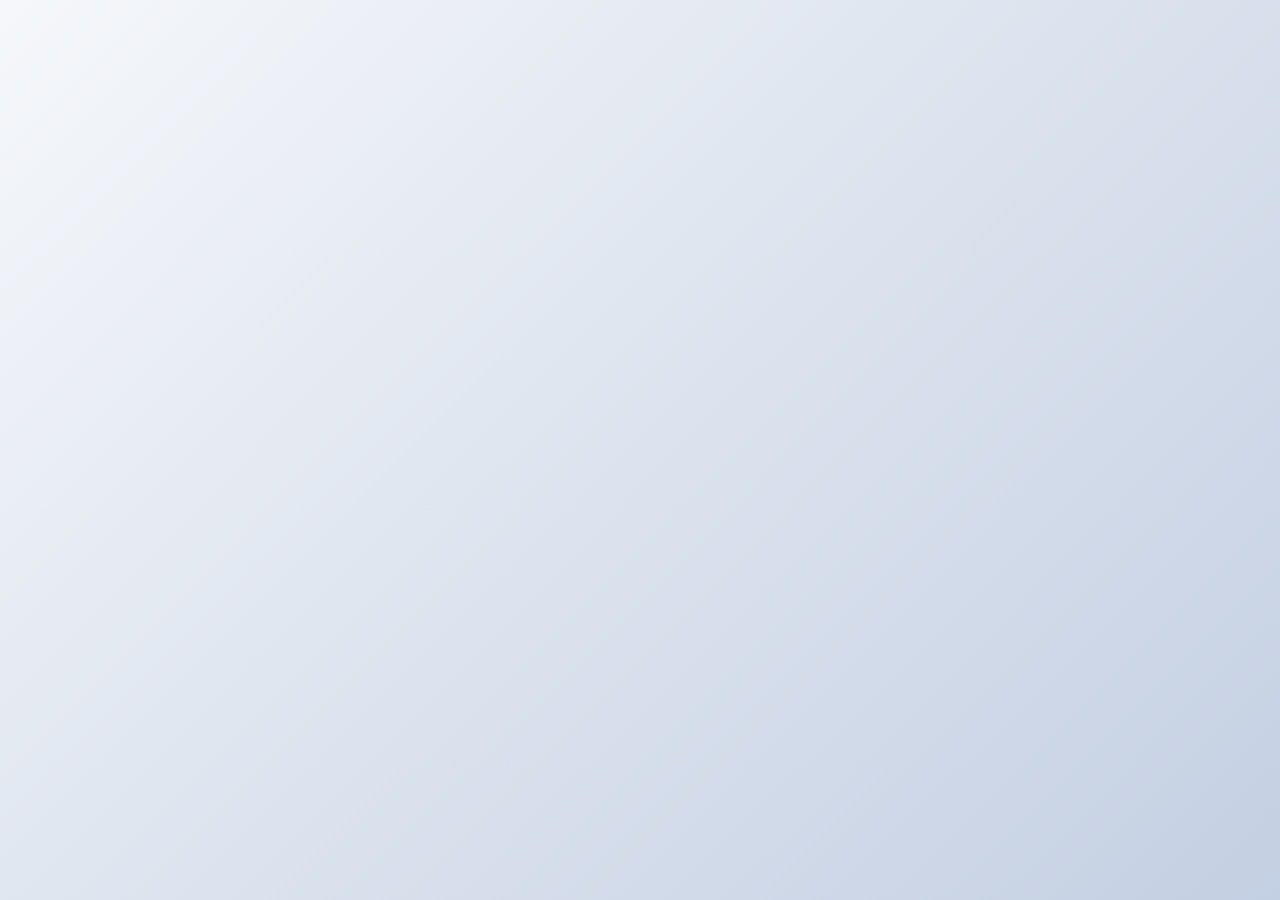
<file: panel/kit.html>
<!doctype html>
<html lang="fa" dir="rtl">
<head>
<meta charset="utf-8">
<meta name="viewport" content="width=device-width, initial-scale=1">
<title>__TITLE__</title>
<meta name="description" content="آمار پیج اینستاگرام برای همکاری با برندها">
<link rel="icon" href="/assets/images/favicon.svg" type="image/svg+xml">
<link rel="stylesheet" href="/assets/pages.css">
</head>
<body>
<main>
<!--BODY-->
</main>
</body>
</html>
</file>
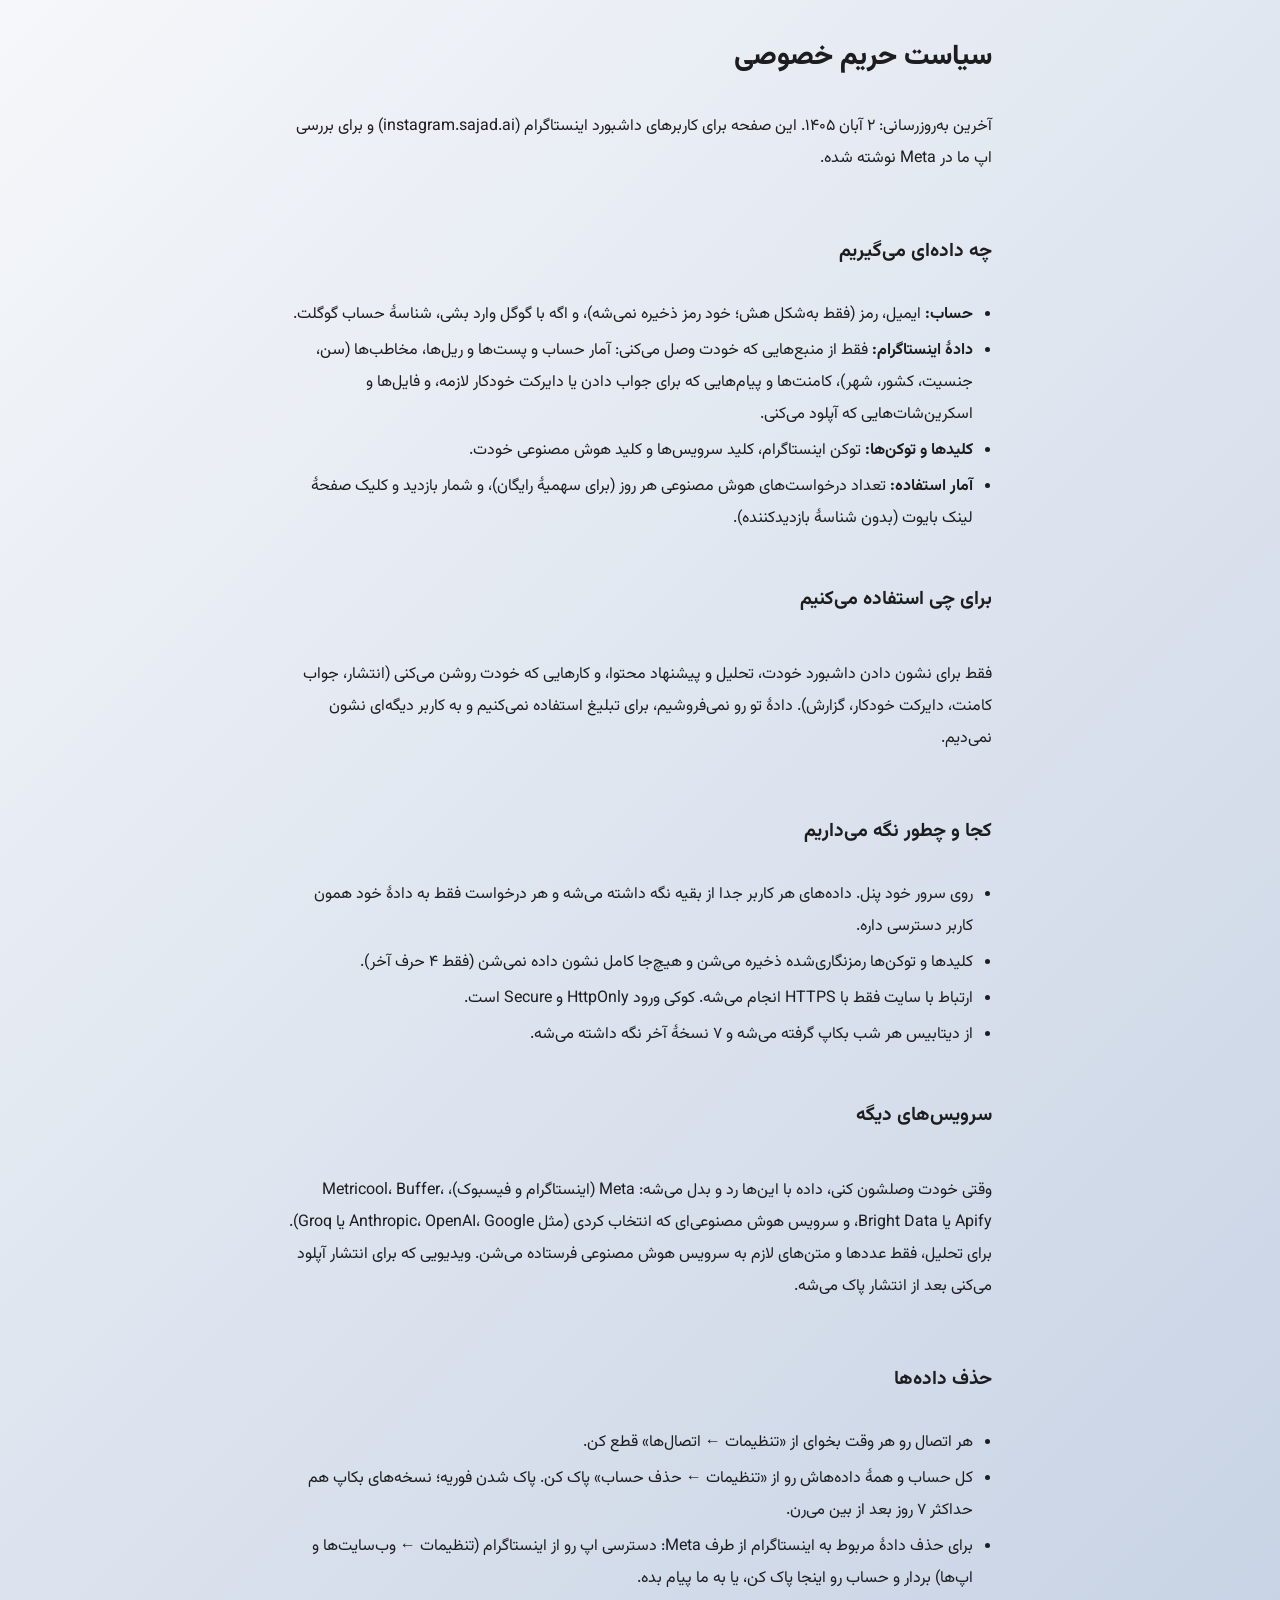
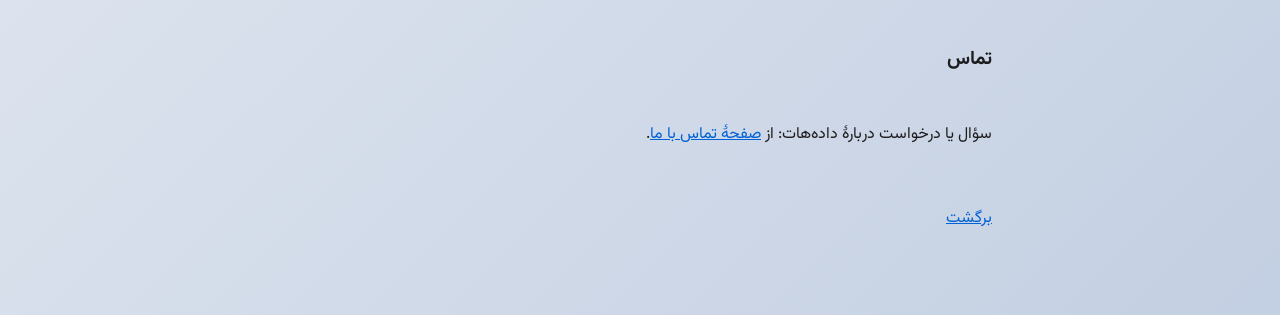
<file: panel/privacy.html>
<!doctype html>
<html lang="fa" dir="rtl">
<head>
<meta charset="utf-8">
<meta name="viewport" content="width=device-width, initial-scale=1">
<title>حریم خصوصی</title>
<meta name="description" content="سیاست حریم خصوصی داشبورد اینستاگرام: چه داده‌ای می‌گیریم، کجا نگه می‌داریم و چطور پاکش کنی.">
<link rel="icon" href="/assets/images/favicon.svg" type="image/svg+xml">
<link rel="stylesheet" href="/assets/pages.css">
<style>
main { max-width: 46rem; margin: 0 auto; padding: 40px 16px 64px; line-height: 2; }
h1 { font-size: 1.75rem; } h2 { font-size: 1.2rem; margin-top: 28px; }
li { margin-block: 4px; }
</style>
</head>
<body>
<main>
<h1>سیاست حریم خصوصی</h1>
<p>آخرین به‌روزرسانی: ۲ آبان ۱۴۰۵. این صفحه برای کاربرهای داشبورد اینستاگرام (instagram.sajad.ai) و برای بررسی اپ ما در Meta نوشته شده.</p>

<h2>چه داده‌ای می‌گیریم</h2>
<ul>
  <li><b>حساب:</b> ایمیل، رمز (فقط به‌شکل هش؛ خود رمز ذخیره نمی‌شه)، و اگه با گوگل وارد بشی، شناسهٔ حساب گوگلت.</li>
  <li><b>دادهٔ اینستاگرام:</b> فقط از منبع‌هایی که خودت وصل می‌کنی: آمار حساب و پست‌ها و ریل‌ها، مخاطب‌ها (سن، جنسیت، کشور، شهر)، کامنت‌ها و پیام‌هایی که برای جواب دادن یا دایرکت خودکار لازمه، و فایل‌ها و اسکرین‌شات‌هایی که آپلود می‌کنی.</li>
  <li><b>کلیدها و توکن‌ها:</b> توکن اینستاگرام، کلید سرویس‌ها و کلید هوش مصنوعی خودت.</li>
  <li><b>آمار استفاده:</b> تعداد درخواست‌های هوش مصنوعی هر روز (برای سهمیهٔ رایگان)، و شمار بازدید و کلیک صفحهٔ لینک بایوت (بدون شناسهٔ بازدیدکننده).</li>
</ul>

<h2>برای چی استفاده می‌کنیم</h2>
<p>فقط برای نشون دادن داشبورد خودت، تحلیل و پیشنهاد محتوا، و کارهایی که خودت روشن می‌کنی (انتشار، جواب کامنت، دایرکت خودکار، گزارش). دادهٔ تو رو نمی‌فروشیم، برای تبلیغ استفاده نمی‌کنیم و به کاربر دیگه‌ای نشون نمی‌دیم.</p>

<h2>کجا و چطور نگه می‌داریم</h2>
<ul>
  <li>روی سرور خود پنل. داده‌های هر کاربر جدا از بقیه نگه داشته می‌شه و هر درخواست فقط به دادهٔ خود همون کاربر دسترسی داره.</li>
  <li>کلیدها و توکن‌ها رمزنگاری‌شده ذخیره می‌شن و هیچ‌جا کامل نشون داده نمی‌شن (فقط ۴ حرف آخر).</li>
  <li>ارتباط با سایت فقط با HTTPS انجام می‌شه. کوکی ورود HttpOnly و Secure است.</li>
  <li>از دیتابیس هر شب بکاپ گرفته می‌شه و ۷ نسخهٔ آخر نگه داشته می‌شه.</li>
</ul>

<h2>سرویس‌های دیگه</h2>
<p>وقتی خودت وصلشون کنی، داده با این‌ها رد و بدل می‌شه: Meta (اینستاگرام و فیسبوک)، Metricool، Buffer، Apify یا Bright Data، و سرویس هوش مصنوعی‌ای که انتخاب کردی (مثل Anthropic، OpenAI، Google یا Groq). برای تحلیل، فقط عددها و متن‌های لازم به سرویس هوش مصنوعی فرستاده می‌شن. ویدیویی که برای انتشار آپلود می‌کنی بعد از انتشار پاک می‌شه.</p>

<h2>حذف داده‌ها</h2>
<ul>
  <li>هر اتصال رو هر وقت بخوای از «تنظیمات ← اتصال‌ها» قطع کن.</li>
  <li>کل حساب و همهٔ داده‌هاش رو از «تنظیمات ← حذف حساب» پاک کن. پاک شدن فوریه؛ نسخه‌های بکاپ هم حداکثر ۷ روز بعد از بین می‌رن.</li>
  <li>برای حذف دادهٔ مربوط به اینستاگرام از طرف Meta: دسترسی اپ رو از اینستاگرام (تنظیمات ← وب‌سایت‌ها و اپ‌ها) بردار و حساب رو اینجا پاک کن، یا به ما پیام بده.</li>
</ul>

<h2>تماس</h2>
<p>سؤال یا درخواست دربارهٔ داده‌هات: از <a href="/contact">صفحهٔ تماس با ما</a>.</p>
<p><a href="/login">برگشت</a></p>
</main>
</body>
</html>
</file>
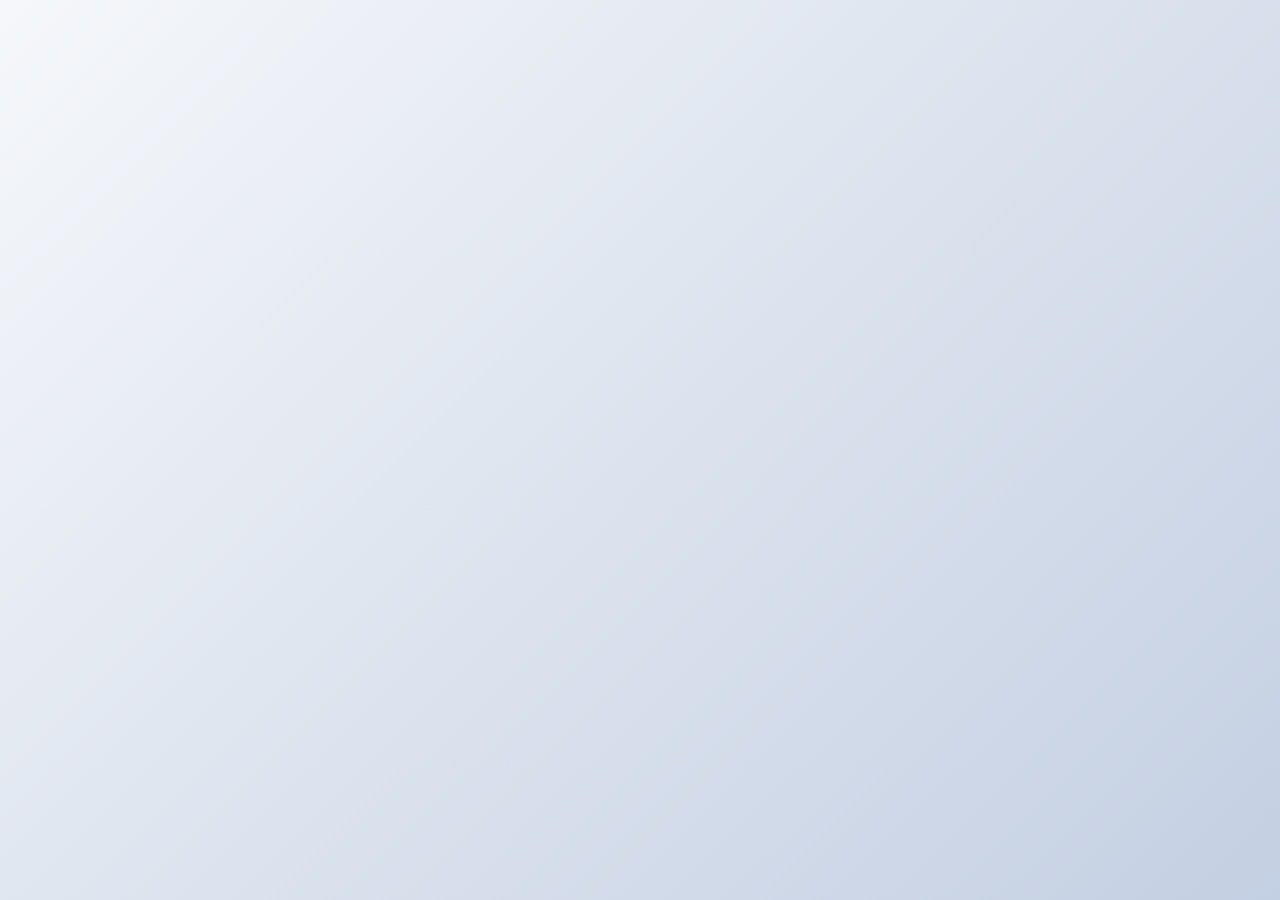
<file: panel/report.html>
<!doctype html>
<html lang="fa" dir="rtl">
<head>
<meta charset="utf-8">
<meta name="viewport" content="width=device-width, initial-scale=1">
<meta name="robots" content="noindex, nofollow">
<title>__TITLE__</title>
<link rel="icon" href="/assets/images/favicon.svg" type="image/svg+xml">
<link rel="stylesheet" href="/assets/pages.css">
</head>
<body>
<main>
<!--BODY-->
</main>
</body>
</html>
</file>
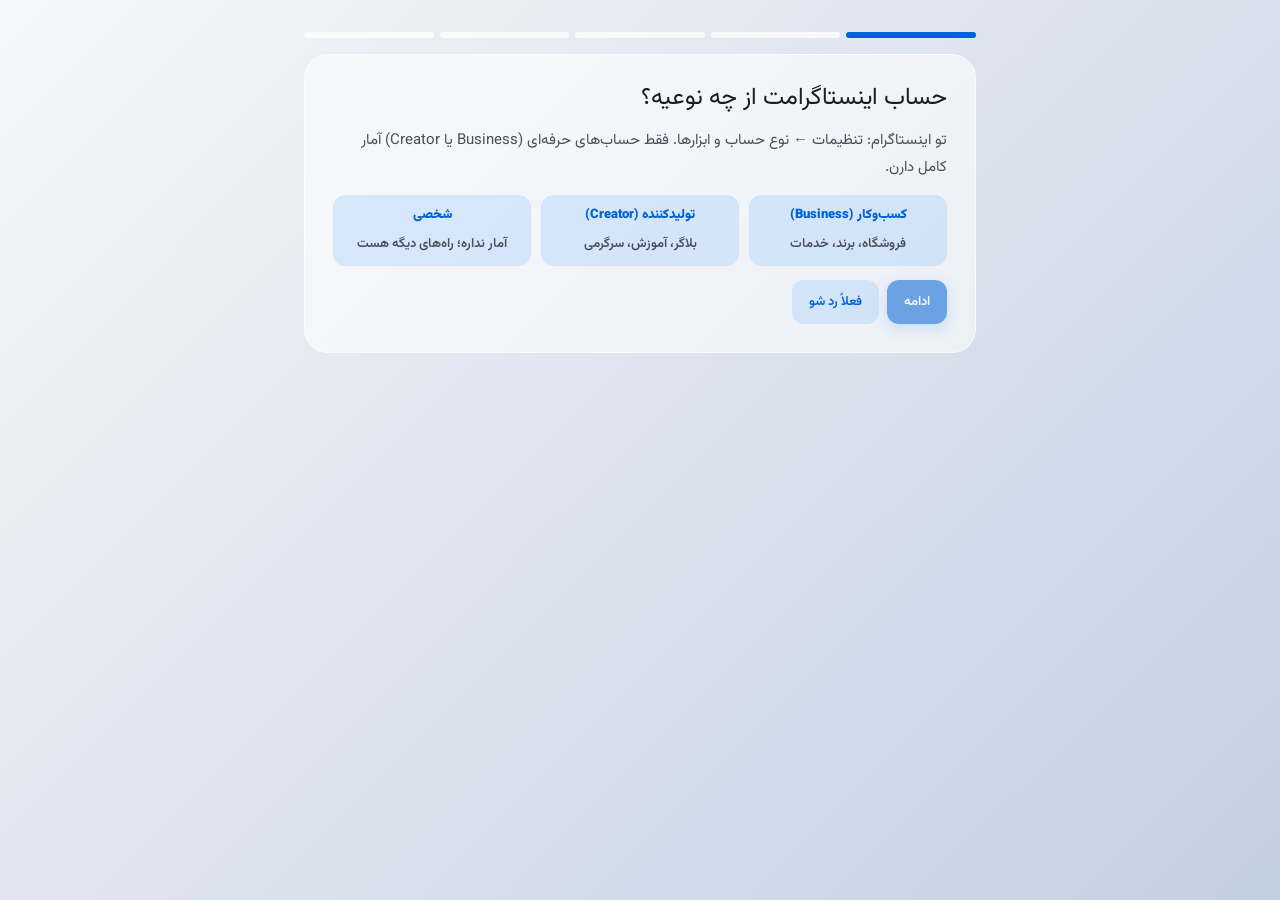
<file: panel/welcome.html>
<!doctype html>
<html lang="fa" dir="rtl" data-theme="light">
<head>
<meta charset="utf-8">
<meta name="viewport" content="width=device-width, initial-scale=1">
<meta name="robots" content="noindex, nofollow">
<title>راه‌اندازی داشبورد</title>
<link rel="icon" href="/assets/images/favicon.svg" type="image/svg+xml">
<link rel="stylesheet" href="/assets/css/sepehr.css">
<script>try{var t=localStorage.getItem('sj-theme');if(t==='light'||t==='dark')document.documentElement.setAttribute('data-theme',t);}catch(e){}</script>
<link rel="stylesheet" href="/assets/panel.css">
<link rel="stylesheet" href="/assets/skin.css">
<link rel="stylesheet" href="/assets/ui.css">
<style>
.wz { max-width: 44rem; margin: 0 auto; padding: 32px 16px 64px; display: flex; flex-direction: column; gap: 16px; }
.wz-steps { display: flex; gap: 6px; list-style: none; padding: 0; margin: 0; }
.wz-steps li { flex: 1; height: 6px; border-radius: 99px; background: var(--surface-3); }
.wz-steps li.on { background: var(--accent); }
.wz-card { padding: clamp(18px, 4vw, 28px); border-radius: 24px; border: 1px solid var(--border); background: var(--surface); display: flex; flex-direction: column; gap: 14px; }
.wz-card h1 { font-size: var(--fs-xl); margin: 0; }
.wz-card h1:focus { outline: none; }
.wz-options { display: grid; grid-template-columns: repeat(auto-fit, minmax(11rem, 1fr)); gap: 10px; }
.wz-opt { display: flex; flex-direction: column; gap: 4px; text-align: start; padding: 14px; min-height: var(--tap); border-radius: var(--shape-control); border: 1px solid var(--border-strong); background: var(--surface); color: var(--text); font: inherit; cursor: pointer; }
.wz-opt small { color: var(--text-secondary); font-size: var(--fs-xs); line-height: var(--lh-body); }
.wz-opt[aria-pressed="true"] { border-color: var(--accent); box-shadow: inset 0 0 0 1px var(--accent); background: var(--accent-soft); }
.wz-row { display: flex; gap: 8px; flex-wrap: wrap; align-items: center; }
.wz-note { font-size: var(--fs-sm); color: var(--text-secondary); line-height: var(--lh-body); margin: 0; }
.wz-guide { margin: 0; padding-inline-start: 20px; font-size: var(--fs-sm); line-height: var(--lh-body); }
.wz-form { display: flex; flex-direction: column; gap: 10px; }
.wz-form label { display: flex; flex-direction: column; gap: 6px; font-size: var(--fs-sm); }
.wz-skip { background: none; border: 0; color: var(--text-secondary); font: inherit; min-height: var(--tap); cursor: pointer; }
</style>
</head>
<body>
<main class="wz pn">
  <ol class="wz-steps" aria-label="مراحل"><li></li><li></li><li></li><li></li><li></li></ol>
  <section class="wz-card" id="card" aria-live="polite"></section>
</main>
<script src="/assets/panel.js"></script>
<script>
/* Five steps, under two minutes: account type → a source (the one that fits that type, connected right here)
   → the first sync → goals → Telegram (optional). Each step can be skipped; settings has everything again. */
(function () {
  const card = document.getElementById('card');
  const el = pn.el;
  let step = 0, kind = '', chosen = '';
  const steps = [typeStep, sourceStep, syncStep, goalsStep, telegramStep];
  const SOURCES = {
    business: [['meta_app', 'اپ Meta خودت', 'رایگان و کامل: همهٔ آمار، مخاطب، کامنت و انتشار. ۵ دقیقه ساختن اپ.'],
               ['routine', 'Metricool از راه روتین Claude', 'اگه Metricool و claude.ai داری.'], ['export_csv', 'خروجی Meta Business Suite', 'بدون هیچ API: یه فایل آپلود کن.']],
    creator: [['meta_app', 'اپ Meta خودت', 'رایگان و کامل.'], ['export_csv', 'خروجی داشبورد حرفه‌ای', 'فایل CSV/XLSX محتوا.'], ['screenshot', 'اسکرین‌شات Insights', 'برای هر ریل؛ هوش مصنوعی عددها رو می‌خونه.']],
    personal: [['export_csv', 'خروجی دستی', 'بعد از حرفه‌ای کردن حساب.'], ['screenshot', 'اسکرین‌شات Insights', ''], ['apify', 'Apify (دادهٔ عمومی)', 'پولی؛ بازدید و لایک عمومی بدون نیاز به حساب حرفه‌ای.']],
  };
  function paint() {
    document.querySelectorAll('.wz-steps li').forEach((li, i) => li.classList.toggle('on', i <= step));
    card.replaceChildren(); steps[step]();
    const h = card.querySelector('h1'); if (h) { h.tabIndex = -1; h.focus(); }
  }
  const next = () => { step = Math.min(step + 1, steps.length - 1); paint(); };
  const skip = (label) => el('button', { type: 'button', class: 'wz-skip', onclick: next }, label || 'فعلاً رد شو');
  const done = () => { location.href = '/'; };

  function typeStep() {
    const opt = (k, t, d) => el('button', { type: 'button', class: 'wz-opt', 'aria-pressed': String(kind === k), onclick: () => { kind = k; paint(); } }, el('b', {}, t), el('small', {}, d));
    card.append(el('h1', {}, 'حساب اینستاگرامت از چه نوعیه؟'), el('p', { class: 'wz-note' }, 'تو اینستاگرام: تنظیمات ← نوع حساب و ابزارها. فقط حساب‌های حرفه‌ای (Business یا Creator) آمار کامل دارن.'),
      el('div', { class: 'wz-options' }, opt('business', 'کسب‌وکار (Business)', 'فروشگاه، برند، خدمات'), opt('creator', 'تولیدکننده (Creator)', 'بلاگر، آموزش، سرگرمی'), opt('personal', 'شخصی', 'آمار نداره؛ راه‌های دیگه هست')));
    if (kind === 'personal') card.append(el('ol', { class: 'wz-guide' }, el('li', {}, 'تو اینستاگرام: تنظیمات ← «نوع حساب و ابزارها» ← «تغییر به حساب حرفه‌ای».'),
      el('li', {}, 'دسته رو انتخاب کن و «Creator» رو بزن؛ رایگانه و پست‌هات تغییر نمی‌کنه.'), el('li', {}, 'تا اون موقع می‌تونی با فایل، اسکرین‌شات یا Apify شروع کنی.')));
    card.append(el('div', { class: 'wz-row' }, el('button', { type: 'button', class: 'primary', disabled: kind ? null : '', onclick: next }, 'ادامه'), skip()));
  }

  function sourceStep() {
    const list = SOURCES[kind || 'creator'];
    if (!chosen) chosen = list[0][0];
    const opt = ([id, t, d]) => el('button', { type: 'button', class: 'wz-opt', 'aria-pressed': String(chosen === id), onclick: () => { chosen = id; paint(); } }, el('b', {}, t), el('small', {}, d));
    card.append(el('h1', {}, 'داده‌ها از کجا بیان؟'), el('p', { class: 'wz-note' }, 'پیشنهاد ما برای حساب تو اینه؛ بعداً از «تنظیمات ← اتصال‌ها» بقیه رو هم وصل کن.'),
      el('div', { class: 'wz-options' }, ...list.map(opt)), connectForm(chosen), el('div', { class: 'wz-row' }, skip('بعداً وصل می‌کنم')));
  }

  function connectForm(id) {
    const msg = el('p', { class: 'pn-msg', role: 'status' });
    if (id === 'export_csv') {
      const f = el('input', { type: 'file', accept: '.csv,.xlsx' });
      const b = el('button', { type: 'button', class: 'primary' }, 'آپلود و ادامه');
      b.addEventListener('click', () => pn.run(b, msg, async () => {
        if (!f.files[0]) throw new Error('فایل رو انتخاب کن');
        const r = await fetch('/api/me/providers/export_csv/upload?name=' + encodeURIComponent(f.files[0].name), { method: 'POST', credentials: 'same-origin', headers: { 'X-Requested-With': 'sajadai' }, body: f.files[0] });
        const d = await r.json().catch(() => ({})); if (!r.ok) throw new Error(d.detail || 'آپلود نشد');
        setTimeout(next, 600); return d;
      }));
      return el('div', { class: 'wz-form' }, el('ol', { class: 'wz-guide' }, el('li', {}, 'business.facebook.com ← Insights ← Content ← Export data (CSV).')), f, b, msg);
    }
    if (id === 'screenshot') return el('div', { class: 'wz-form' }, el('p', { class: 'wz-note' }, 'اسکرین‌شات‌ها رو از «تنظیمات ← اتصال‌ها ← اسکرین‌شات Insights» آپلود کن (هوش مصنوعی باید وصل باشه).'),
      el('a', { class: 'sj-btn', href: '/settings#src-screenshot' }, 'رفتن به اسکرین‌شات'));
    const FIELDS = { meta_app: [['app_id', 'App ID'], ['app_secret', 'App Secret'], ['token', 'Access token']], routine: [['repo', 'مخزن (owner/name)']], apify: [['api_key', 'API token'], ['handle', 'آیدی پیجت']] }[id] || [];
    const GUIDE = { meta_app: ['developers.facebook.com ← Create App ← Business ← محصول Instagram ← «API setup with Instagram login».', 'حسابت رو Instagram tester کن و دعوت رو تو اینستاگرام قبول کن.', '«Generate token» با همهٔ دسترسی‌ها؛ App ID و App Secret از App settings ← Basic.'] }[id] || [];
    const inputs = FIELDS.map(([f, l]) => el('label', {}, l, el('input', { 'data-f': f, dir: 'ltr', autocomplete: 'off', type: /secret|token|api_key/.test(f) ? 'password' : 'text' })));
    const b = el('button', { type: 'button', class: 'primary' }, 'وصل کن');
    const box = el('div', { class: 'wz-form' }, GUIDE.length ? el('ol', { class: 'wz-guide' }, ...GUIDE.map((g) => el('li', {}, g))) : '', ...inputs, b, msg);
    b.addEventListener('click', () => pn.run(b, msg, async () => {
      const vals = Object.fromEntries([...box.querySelectorAll('[data-f]')].map((i) => [i.dataset.f, i.value.trim()]));
      const r = await pn.api('POST', '/api/me/providers/' + id, vals);
      if (r.ok) setTimeout(next, 800);
      return { ok: r.ok, message: r.message_fa + ((r.missing_permissions || []).length ? ' دسترسی‌های کم: ' + r.missing_permissions.map((m) => m.why_fa).join('، ') : '') };
    }));
    return box;
  }

  function syncStep() {
    const status = el('p', { class: 'wz-note', role: 'status' }, 'در حال گرفتن اولین داده…');
    card.append(el('h1', {}, 'اولین همگام‌سازی'), status, el('div', { class: 'wz-row' }, skip('ادامه، داده بعداً میاد')));
    let tries = 0;
    const poll = async () => {
      if (step !== 2) return;
      try {
        const me = await pn.api('GET', '/api/me');
        const h = me.health || {};
        if (h.data_at && !h.stale) { status.textContent = 'داده رسید ✓'; setTimeout(next, 700); return; }
        if (me.status && me.status.refresh_ok === false) { status.textContent = 'گرفتن داده خطا داد؛ از «تنظیمات ← اتصال‌ها» چکش کن. می‌تونی ادامه بدی.'; return; }
        if (!h.connected) { status.textContent = 'هنوز منبعی وصل نشده؛ بعداً از تنظیمات وصلش کن.'; return; }
      } catch (e) { /* keep waiting */ }
      if (++tries < 40) setTimeout(poll, 3000); else status.textContent = 'طول کشید؛ ادامه بده، داده تو پس‌زمینه میاد.';
    };
    pn.api('POST', '/api/me/refresh').catch(() => {}).finally(() => setTimeout(poll, 1500));
  }

  function goalsStep() {
    const fol = el('input', { type: 'number', min: '1', dir: 'ltr', value: '1000' }), reels = el('input', { type: 'number', min: '1', max: '30', dir: 'ltr', value: '4' });
    const msg = el('p', { class: 'pn-msg', role: 'status' });
    const b = el('button', { type: 'button', class: 'primary' }, 'ذخیره و ادامه');
    b.addEventListener('click', () => pn.run(b, msg, async () => {
      await pn.api('POST', '/api/me/goals', { goals: [{ label: Number(fol.value).toLocaleString('fa-IR') + ' فالوئر', metric: 'followers', target: Number(fol.value) },
        { label: Number(reels.value).toLocaleString('fa-IR') + ' ریل در هفته', metric: 'reels_7d', target: Number(reels.value) }] });
      setTimeout(next, 400); return { ok: true, message: 'ذخیره شد ✓' };
    }));
    card.append(el('h1', {}, 'هدفت چیه؟'), el('div', { class: 'wz-form' }, el('label', {}, 'هدف فالوئر', fol), el('label', {}, 'چند ریل در هفته', reels), b, msg), el('div', { class: 'wz-row' }, skip()));
  }

  function telegramStep() {
    const msg = el('p', { class: 'pn-msg', role: 'status' });
    const b = el('button', { type: 'button', class: 'primary' }, 'اتصال تلگرام');
    b.addEventListener('click', () => pn.run(b, msg, async () => { const r = await pn.api('POST', '/api/me/telegram/link'); window.open(r.url, '_blank', 'noopener'); return { ok: true, message: 'تو ربات «Start» رو بزن.' }; }));
    card.append(el('h1', {}, 'هشدارها تو تلگرام (اختیاری)'), el('p', { class: 'wz-note' }, 'ریلی که داره می‌ترکه یا عقب می‌مونه، گزارش هفتگی، و سؤال از داشبورد تو تلگرام.'),
      el('div', { class: 'wz-row' }, b, el('button', { type: 'button', onclick: done }, 'رفتن به داشبورد')), msg);
  }
  paint();
})();
</script>
</body>
</html>
</file>
<file: assets/pages.css>
/* The media kit and the printable report: the dashboard's glass look in one light theme, built to
   print cleanly on A4 (no blur or shadows on paper). */
@font-face { font-family: "Vazirmatn"; src: url("/assets/vazirmatn.woff2") format("woff2"); font-weight: 100 900; font-display: swap; }
:root {
  --accent: #0062d6; --violet: #af52de; --good: #248a3d; --bad: #d70015;
  --text: #1d1d1f; --muted: #6e6e73; --line: rgba(0, 0, 0, 0.08);
  --card: rgba(255, 255, 255, 0.62); --card-border: rgba(255, 255, 255, 0.7);
}
* { box-sizing: border-box; }
html { min-height: 100%; background: #eef2f8 linear-gradient(135deg, #f5f7fa 0%, #c3cfe2 100%); }
body { margin: 0; font-family: Vazirmatn, -apple-system, "Segoe UI", Tahoma, sans-serif; color: var(--text); line-height: 1.8; }
main { max-width: 56rem; margin: 0 auto; padding: 2rem 1rem 3rem; display: flex; flex-direction: column; gap: 1.25rem; }
h1 { margin: 0; font-size: 1.875rem; font-weight: 800; line-height: 1.25; }
h2 { margin: 0 0 0.75rem; font-size: 1.1rem; }
h3 { margin: 0.5rem 0; font-size: 0.95rem; color: var(--muted); }
a { color: var(--accent); }
.muted { color: var(--muted); margin: 0.25rem 0 0; }
section, .hero, .rep-head { background: var(--card); border: 1px solid var(--card-border); border-radius: 22px; padding: 1.25rem 1.4rem;
  backdrop-filter: blur(30px) saturate(180%); -webkit-backdrop-filter: blur(30px) saturate(180%); box-shadow: 0 2px 12px rgba(0, 0, 0, 0.06); }
.hero { display: flex; gap: 1.25rem; align-items: center; }
.avatar { flex: none; width: 5rem; height: 5rem; border-radius: 50%; display: grid; place-items: center; font-size: 1.6rem; font-weight: 800; color: #fff;
  background: linear-gradient(135deg, #007aff, #af52de); }
.handle { margin: 0; color: var(--muted); text-align: right; }
.bio { margin: 0.4rem 0 0; }
.tiles { display: grid; grid-template-columns: repeat(3, minmax(0, 1fr)); gap: 0.75rem; background: none; border: 0; padding: 0; box-shadow: none; backdrop-filter: none; -webkit-backdrop-filter: none; }
.tile { background: var(--card); border: 1px solid var(--card-border); border-radius: 18px; padding: 0.9rem 1rem; box-shadow: 0 2px 12px rgba(0, 0, 0, 0.06); }
.tile .lbl { font-size: 0.8rem; color: var(--muted); }
.tile .num { font-size: 1.6rem; font-weight: 800; margin-top: 0.2rem; font-variant-numeric: tabular-nums; }
.tile .note { font-size: 0.75rem; color: var(--muted); }
.up { color: var(--good); } .down { color: var(--bad); }
table { width: 100%; border-collapse: collapse; font-size: 0.88rem; }
th { text-align: right; font-weight: 600; color: var(--muted); font-size: 0.78rem; padding: 0.4rem 0.5rem; border-bottom: 1px solid var(--line); }
td { padding: 0.55rem 0.5rem; border-bottom: 1px solid var(--line); font-variant-numeric: tabular-nums; }
td:first-child { max-width: 22rem; }
ul, ol { margin: 0; padding-inline-start: 1.2rem; }
ol { list-style: persian; }
li { margin-bottom: 0.35rem; }
.bars { list-style: none; padding: 0; }
.bars li { display: grid; grid-template-columns: 7rem 1fr 3rem; gap: 0.6rem; align-items: center; }
.bars i { display: block; height: 0.5rem; border-radius: 99px; background: linear-gradient(90deg, #007aff, #af52de); }
.goals { list-style: none; padding: 0; }
.goals .bar { display: block; height: 0.45rem; border-radius: 99px; background: var(--line); margin-top: 0.3rem; overflow: hidden; }
.goals .bar i { display: block; height: 100%; background: var(--good); border-radius: inherit; }
.two { display: grid; grid-template-columns: repeat(auto-fit, minmax(16rem, 1fr)); gap: 1.25rem; }
.contact { text-align: center; }
.cta { display: inline-block; padding: 0.8rem 1.6rem; border-radius: 999px; background: var(--accent); color: #fff; text-decoration: none; font-weight: 700;
  box-shadow: 0 6px 18px rgba(0, 122, 255, 0.3); }
.cta-text { margin: 0; font-weight: 600; }
.rep-head { display: flex; flex-wrap: wrap; gap: 1rem; align-items: center; justify-content: space-between; }
.rep-head button { font: inherit; font-weight: 700; min-height: 44px; padding: 0.6rem 1.2rem; border-radius: 999px; border: 0; background: var(--accent); color: #fff; cursor: pointer; }
footer { text-align: center; font-size: 0.78rem; color: var(--muted); }
@media (max-width: 700px) { .tiles { grid-template-columns: repeat(2, minmax(0, 1fr)); } }
@media (max-width: 560px) { th:nth-child(2), td:nth-child(2), th:nth-child(4), td:nth-child(4) { display: none; } }
@media (max-width: 560px) { .hero { flex-direction: column; text-align: center; } .handle { text-align: center; } .bars li { grid-template-columns: 5rem 1fr 2.6rem; } }
@media print {
  @page { size: A4; margin: 14mm; }
  html { background: #fff; }
  main { padding: 0; max-width: none; }
  section, .hero, .rep-head, .tile { backdrop-filter: none; -webkit-backdrop-filter: none; box-shadow: none; background: #fff; border-color: #ddd; break-inside: avoid; }
  .no-print { display: none; }
  a { color: inherit; text-decoration: none; }
}
:focus-visible { outline: 2px solid var(--accent); outline-offset: 2px; }
h2, h3 { line-height: 1.25; }
td, .tile .num { font-variant-numeric: tabular-nums; }
@media (prefers-reduced-motion: reduce) { * { transition-duration: 1ms !important; animation-duration: 1ms !important; } }
.brand-line { margin: 0 0 4px; font-weight: 700; color: var(--brand, var(--accent)); }
</file>
<file: assets/css/sepehr.css>
*,:after,:before{--tw-border-spacing-x:0;--tw-border-spacing-y:0;--tw-translate-x:0;--tw-translate-y:0;--tw-rotate:0;--tw-skew-x:0;--tw-skew-y:0;--tw-scale-x:1;--tw-scale-y:1;--tw-pan-x: ;--tw-pan-y: ;--tw-pinch-zoom: ;--tw-scroll-snap-strictness:proximity;--tw-gradient-from-position: ;--tw-gradient-via-position: ;--tw-gradient-to-position: ;--tw-ordinal: ;--tw-slashed-zero: ;--tw-numeric-figure: ;--tw-numeric-spacing: ;--tw-numeric-fraction: ;--tw-ring-inset: ;--tw-ring-offset-width:0px;--tw-ring-offset-color:#fff;--tw-ring-color:rgba(59,130,246,.5);--tw-ring-offset-shadow:0 0 #0000;--tw-ring-shadow:0 0 #0000;--tw-shadow:0 0 #0000;--tw-shadow-colored:0 0 #0000;--tw-blur: ;--tw-brightness: ;--tw-contrast: ;--tw-grayscale: ;--tw-hue-rotate: ;--tw-invert: ;--tw-saturate: ;--tw-sepia: ;--tw-drop-shadow: ;--tw-backdrop-blur: ;--tw-backdrop-brightness: ;--tw-backdrop-contrast: ;--tw-backdrop-grayscale: ;--tw-backdrop-hue-rotate: ;--tw-backdrop-invert: ;--tw-backdrop-opacity: ;--tw-backdrop-saturate: ;--tw-backdrop-sepia: ;--tw-contain-size: ;--tw-contain-layout: ;--tw-contain-paint: ;--tw-contain-style: }::backdrop{--tw-border-spacing-x:0;--tw-border-spacing-y:0;--tw-translate-x:0;--tw-translate-y:0;--tw-rotate:0;--tw-skew-x:0;--tw-skew-y:0;--tw-scale-x:1;--tw-scale-y:1;--tw-pan-x: ;--tw-pan-y: ;--tw-pinch-zoom: ;--tw-scroll-snap-strictness:proximity;--tw-gradient-from-position: ;--tw-gradient-via-position: ;--tw-gradient-to-position: ;--tw-ordinal: ;--tw-slashed-zero: ;--tw-numeric-figure: ;--tw-numeric-spacing: ;--tw-numeric-fraction: ;--tw-ring-inset: ;--tw-ring-offset-width:0px;--tw-ring-offset-color:#fff;--tw-ring-color:rgba(59,130,246,.5);--tw-ring-offset-shadow:0 0 #0000;--tw-ring-shadow:0 0 #0000;--tw-shadow:0 0 #0000;--tw-shadow-colored:0 0 #0000;--tw-blur: ;--tw-brightness: ;--tw-contrast: ;--tw-grayscale: ;--tw-hue-rotate: ;--tw-invert: ;--tw-saturate: ;--tw-sepia: ;--tw-drop-shadow: ;--tw-backdrop-blur: ;--tw-backdrop-brightness: ;--tw-backdrop-contrast: ;--tw-backdrop-grayscale: ;--tw-backdrop-hue-rotate: ;--tw-backdrop-invert: ;--tw-backdrop-opacity: ;--tw-backdrop-saturate: ;--tw-backdrop-sepia: ;--tw-contain-size: ;--tw-contain-layout: ;--tw-contain-paint: ;--tw-contain-style: }/*! tailwindcss v3.4.17 | MIT License | https://tailwindcss.com*/*,:after,:before{border:0 solid #e5e7eb}:after,:before{--tw-content:""}:host,html{line-height:1.5;-webkit-text-size-adjust:100%;-moz-tab-size:4;-o-tab-size:4;tab-size:4;font-family:Vazirmatn Variable,Vazirmatn,Tahoma,sans-serif;font-feature-settings:normal;font-variation-settings:normal;-webkit-tap-highlight-color:transparent}body{line-height:inherit}hr{height:0;color:inherit;border-top-width:1px}abbr:where([title]){-webkit-text-decoration:underline dotted;text-decoration:underline dotted}h1,h2,h3,h4,h5,h6{font-size:inherit;font-weight:inherit}a{color:inherit;text-decoration:inherit}b,strong{font-weight:bolder}code,kbd,pre,samp{font-family:ui-monospace,SFMono-Regular,Menlo,Monaco,Consolas,Liberation Mono,Courier New,monospace;font-feature-settings:normal;font-variation-settings:normal;font-size:1em}small{font-size:80%}sub,sup{font-size:75%;line-height:0;position:relative;vertical-align:baseline}sub{bottom:-.25em}sup{top:-.5em}table{text-indent:0;border-color:inherit}button,input,optgroup,select,textarea{font-family:inherit;font-feature-settings:inherit;font-variation-settings:inherit;font-size:100%;font-weight:inherit;line-height:inherit;letter-spacing:inherit;color:inherit;margin:0;padding:0}button,select{text-transform:none}button,input:where([type=button]),input:where([type=reset]),input:where([type=submit]){-webkit-appearance:button;background-color:transparent;background-image:none}:-moz-focusring{outline:auto}:-moz-ui-invalid{box-shadow:none}progress{vertical-align:baseline}::-webkit-inner-spin-button,::-webkit-outer-spin-button{height:auto}[type=search]{-webkit-appearance:textfield;outline-offset:-2px}::-webkit-search-decoration{-webkit-appearance:none}::-webkit-file-upload-button{-webkit-appearance:button;font:inherit}summary{display:list-item}blockquote,dd,dl,figure,h1,h2,h3,h4,h5,h6,hr,p,pre{margin:0}fieldset{margin:0}fieldset,legend{padding:0}menu,ol,ul{list-style:none;margin:0;padding:0}dialog{padding:0}textarea{resize:vertical}input::-moz-placeholder,textarea::-moz-placeholder{opacity:1;color:#9ca3af}input::placeholder,textarea::placeholder{opacity:1;color:#9ca3af}[role=button],button{cursor:pointer}:disabled{cursor:default}audio,canvas,embed,iframe,img,object,svg,video{display:block;vertical-align:middle}img,video{max-width:100%;height:auto}[hidden]:where(:not([hidden=until-found])){display:none}*,:after,:before{box-sizing:border-box}*,:after,:before,html{--tw-ring-color:rgba(196,92,38,.45)}html{scroll-behavior:smooth}body,html{height:100%}body{margin:0;font-family:Vazirmatn Variable,Vazirmatn,Tahoma,sans-serif;background:var(--bg);color:var(--text);line-height:1.7;-webkit-font-smoothing:antialiased;text-rendering:optimizeLegibility}::-moz-selection{background:var(--accent-soft);color:var(--text)}::selection{background:var(--accent-soft);color:var(--text)}:focus-visible{outline:2px solid var(--accent);outline-offset:3px}button,input{font-family:inherit}table{border-collapse:collapse}::-webkit-scrollbar{width:10px;height:10px}::-webkit-scrollbar-track{background:transparent}::-webkit-scrollbar-thumb{background:var(--text-muted);border-radius:999px;border:2px solid var(--bg)}.brand-mark{width:2.65rem;height:2.65rem;border-radius:.9rem;background:transparent;box-shadow:0 0 0 1px hsla(34,46%,69%,.16),0 10px 22px rgba(196,92,38,.32);display:grid;place-items:center;flex-shrink:0;overflow:hidden}.brand-mark img,.brand-mark svg{width:100%;height:100%;display:block}.nav-item.is-active .nav-icon{color:#e0a03a}.nav-icon{width:1.35rem;height:1.35rem;flex-shrink:0}.nav-item{display:flex;align-items:center;gap:.75rem;width:100%;padding:.7rem .85rem;border-radius:.85rem;color:#b7a99a;text-decoration:none;font-size:.925rem;font-weight:500;transition:background .2s var(--ease),color .2s var(--ease),transform .2s var(--ease);position:relative}.nav-item:hover{background:hsla(0,0%,100%,.05);color:#f6f0e8}.nav-item.is-active{background:linear-gradient(90deg,rgba(196,92,38,.28),rgba(196,92,38,.06));color:#fff}.nav-item.is-active:before{content:"";position:absolute;right:0;top:20%;bottom:20%;width:3px;border-radius:999px;background:#e0a03a;box-shadow:0 0 12px rgba(224,160,58,.55)}html.sidebar-collapsed .nav-item{justify-content:center;padding-inline:.6rem}.ui-card{background:var(--surface);border:1px solid var(--border);border-radius:1.25rem;box-shadow:var(--shadow-card);position:relative;overflow:hidden}.ui-card-interactive{transition:transform .28s var(--ease),box-shadow .28s var(--ease),border-color .28s var(--ease)}.ui-card-interactive:hover{transform:translateY(-4px);box-shadow:var(--shadow-float);border-color:var(--border-strong)}.ui-card-interactive:after{content:"";position:absolute;inset:0;background:linear-gradient(110deg,transparent 35%,hsla(0,0%,100%,.07) 50%,transparent 65%);transform:translateX(120%);transition:transform .7s var(--ease);pointer-events:none}.ui-card-interactive:hover:after{transform:translateX(-120%)}.ui-btn{display:inline-flex;align-items:center;justify-content:center;gap:.45rem;border:1px solid transparent;border-radius:.8rem;padding:.55rem .95rem;font-weight:600;font-size:.875rem;cursor:pointer;text-decoration:none;transition:transform .18s var(--ease),background .18s var(--ease),box-shadow .18s var(--ease),border-color .18s var(--ease)}.ui-btn:active{transform:scale(.97)}.ui-btn-primary{background:linear-gradient(180deg,#db6a2e,#c45c26);color:#fff;box-shadow:0 8px 18px rgba(196,92,38,.32)}.ui-btn-primary:hover{background:linear-gradient(180deg,#e07a45,#c45c26)}.ui-btn-ghost{background:var(--input-bg);color:var(--text);border-color:var(--border)}.ui-btn-ghost:hover{border-color:var(--border-strong);background:var(--surface-3)}.icon-btn{width:2.55rem;height:2.55rem;border-radius:.9rem;display:grid;place-items:center;background:var(--input-bg);border:1px solid var(--border);color:var(--text-secondary);cursor:pointer;position:relative;transition:background .18s var(--ease),color .18s var(--ease),transform .18s var(--ease),border-color .18s var(--ease)}.icon-btn:hover{color:var(--text);border-color:var(--border-strong);transform:translateY(-1px)}.icon-btn svg{width:1.15rem;height:1.15rem}.search-field{display:flex;align-items:center;gap:.6rem;min-width:0;flex:1;max-width:28rem;height:2.65rem;padding:0 .9rem;border-radius:.9rem;background:var(--input-bg);border:1px solid var(--border);transition:border-color .18s var(--ease),box-shadow .18s var(--ease)}.search-field:focus-within{border-color:var(--accent);box-shadow:0 0 0 4px var(--accent-soft)}.search-field input{width:100%;background:transparent;border:0;outline:none;color:var(--text);font-size:.9rem}.search-field input::-moz-placeholder{color:var(--text-muted)}.search-field input::placeholder{color:var(--text-muted)}.chip{display:inline-flex;align-items:center;gap:.3rem;border-radius:999px;padding:.2rem .65rem;font-size:.75rem;font-weight:600}.chip-up{background:var(--accent-soft);color:var(--sand)}html[data-theme=light] .chip-up{color:var(--accent)}.chip-down{background:var(--coral-soft);color:var(--coral)}.chip-blue{background:var(--accent-soft);color:var(--sand)}html[data-theme=light] .chip-blue{color:var(--accent)}.chip-amber{background:var(--amber-soft);color:var(--amber)}.chip-coral{background:var(--coral-soft);color:var(--coral)}.chip-slate{background:var(--surface-3);color:var(--text-secondary)}.period-tab{border:0;background:transparent;color:var(--text-muted);font-weight:600;font-size:.8rem;padding:.35rem .75rem;border-radius:.65rem;cursor:pointer;transition:background .18s var(--ease),color .18s var(--ease)}.period-tab.is-active{background:var(--surface-3);color:var(--text)}.dropdown{position:absolute;top:calc(100% + .55rem);left:0;width:22rem;max-width:calc(100vw - 2rem);background:var(--surface);border:1px solid var(--border);border-radius:1.1rem;box-shadow:var(--shadow-float);padding:.5rem;opacity:0;transform:translateY(8px) scale(.98);pointer-events:none;transition:opacity .18s var(--ease),transform .18s var(--ease);z-index:50}.dropdown.is-open{opacity:1;transform:translateY(0) scale(1);pointer-events:auto}.dropdown-item{display:flex;gap:.75rem;padding:.7rem;border-radius:.8rem;text-decoration:none;color:inherit}.dropdown-item.is-active{background:var(--accent-soft)}.pulse-dot{width:.5rem;height:.5rem;border-radius:999px;background:var(--accent);box-shadow:0 0 0 0 rgba(196,92,38,.7);animation:pulse-ring 2s ease-out infinite}.progress-track{height:.4rem;border-radius:999px;background:var(--surface-3);overflow:hidden}.progress-bar{height:100%;border-radius:inherit;width:0;transition:width 1.2s var(--ease-enter)}.data-table tbody tr{border-top:1px solid var(--border);transition:background .18s var(--ease)}.data-table tbody tr:hover{background:var(--row-hover)}.avatar{width:2.15rem;height:2.15rem;border-radius:.75rem;display:grid;place-items:center;font-size:.75rem;font-weight:700;flex-shrink:0;color:#fff}.kbd{font-size:.7rem;border:1px solid var(--border);border-radius:.4rem;padding:.05rem .35rem;color:var(--text-muted);background:var(--surface-2)}.pointer-events-none{pointer-events:none}.absolute{position:absolute}.relative{position:relative}.inset-0{inset:0}.col-span-12{grid-column:span 12/span 12}.mx-auto{margin-left:auto;margin-right:auto}.my-2{margin-top:.5rem;margin-bottom:.5rem}.my-4{margin-top:1rem;margin-bottom:1rem}.mb-0\.5{margin-bottom:.125rem}.mb-2{margin-bottom:.5rem}.mb-3{margin-bottom:.75rem}.mb-4{margin-bottom:1rem}.mb-5{margin-bottom:1.25rem}.mb-6{margin-bottom:1.5rem}.ms-auto{margin-inline-start:auto}.mt-1{margin-top:.25rem}.mt-1\.5{margin-top:.375rem}.mt-2{margin-top:.5rem}.mt-3{margin-top:.75rem}.mt-4{margin-top:1rem}.mt-5{margin-top:1.25rem}.mt-auto{margin-top:auto}.block{display:block}.flex{display:flex}.table{display:table}.grid{display:grid}.hidden{display:none}.h-10{height:2.5rem}.h-16{height:4rem}.h-2{height:.5rem}.h-2\.5{height:.625rem}.h-20{height:5rem}.h-3{height:.75rem}.h-4{height:1rem}.h-5{height:1.25rem}.h-9{height:2.25rem}.h-\[180px\]{height:180px}.h-\[260px\]{height:260px}.h-\[280px\]{height:280px}.h-\[40\%\]{height:40%}.h-\[48\%\]{height:48%}.h-\[50\%\]{height:50%}.h-\[55\%\]{height:55%}.h-\[64\%\]{height:64%}.h-\[72\%\]{height:72%}.h-\[78\%\]{height:78%}.h-\[90\%\]{height:90%}.\!w-56{width:14rem!important}.w-10{width:2.5rem}.w-16{width:4rem}.w-2{width:.5rem}.w-2\.5{width:.625rem}.w-3{width:.75rem}.w-4{width:1rem}.w-40{width:10rem}.w-5{width:1.25rem}.w-9{width:2.25rem}.w-full{width:100%}.min-w-0{min-width:0}.min-w-\[640px\]{min-width:640px}.max-w-none{max-width:none}.max-w-xl{max-width:36rem}.flex-1{flex:1 1 0%}.shrink-0{flex-shrink:0}.transform{transform:translate(var(--tw-translate-x),var(--tw-translate-y)) rotate(var(--tw-rotate)) skewX(var(--tw-skew-x)) skewY(var(--tw-skew-y)) scaleX(var(--tw-scale-x)) scaleY(var(--tw-scale-y))}.resize{resize:both}.grid-cols-1{grid-template-columns:repeat(1,minmax(0,1fr))}.grid-cols-12{grid-template-columns:repeat(12,minmax(0,1fr))}.grid-cols-2{grid-template-columns:repeat(2,minmax(0,1fr))}.grid-cols-3{grid-template-columns:repeat(3,minmax(0,1fr))}.flex-col{flex-direction:column}.flex-wrap{flex-wrap:wrap}.place-items-center{place-items:center}.items-start{align-items:flex-start}.items-end{align-items:flex-end}.items-center{align-items:center}.justify-between{justify-content:space-between}.gap-1\.5{gap:.375rem}.gap-2{gap:.5rem}.gap-3{gap:.75rem}.gap-4{gap:1rem}.gap-5{gap:1.25rem}.gap-6{gap:1.5rem}.space-y-1>:not([hidden])~:not([hidden]){--tw-space-y-reverse:0;margin-top:calc(.25rem*(1 - var(--tw-space-y-reverse)));margin-bottom:calc(.25rem*var(--tw-space-y-reverse))}.space-y-3>:not([hidden])~:not([hidden]){--tw-space-y-reverse:0;margin-top:calc(.75rem*(1 - var(--tw-space-y-reverse)));margin-bottom:calc(.75rem*var(--tw-space-y-reverse))}.space-y-4>:not([hidden])~:not([hidden]){--tw-space-y-reverse:0;margin-top:calc(1rem*(1 - var(--tw-space-y-reverse)));margin-bottom:calc(1rem*var(--tw-space-y-reverse))}.space-y-5>:not([hidden])~:not([hidden]){--tw-space-y-reverse:0;margin-top:calc(1.25rem*(1 - var(--tw-space-y-reverse)));margin-bottom:calc(1.25rem*var(--tw-space-y-reverse))}.overflow-hidden{overflow:hidden}.overflow-x-auto{overflow-x:auto}.overflow-y-auto{overflow-y:auto}.truncate{overflow:hidden;text-overflow:ellipsis;white-space:nowrap}.rounded-2xl{border-radius:1rem}.rounded-full{border-radius:9999px}.rounded-xl{border-radius:.75rem}.rounded-t-md{border-top-left-radius:.375rem;border-top-right-radius:.375rem}.border{border-width:1px}.border-b{border-bottom-width:1px}.border-t{border-top-width:1px}.\!border-white\/10{border-color:hsla(0,0%,100%,.1)!important}.border-\[var\(--border\)\]{border-color:var(--border)}.border-white\/5{border-color:hsla(0,0%,100%,.05)}.\!bg-white\/5{background-color:hsla(0,0%,100%,.05)!important}.bg-\[\#8F7F70\]{--tw-bg-opacity:1;background-color:rgb(143 127 112/var(--tw-bg-opacity,1))}.bg-\[\#C45C26\]{--tw-bg-opacity:1;background-color:rgb(196 92 38/var(--tw-bg-opacity,1))}.bg-\[\#D4B48A\]{--tw-bg-opacity:1;background-color:rgb(212 180 138/var(--tw-bg-opacity,1))}.bg-\[\#E0A03A\]{--tw-bg-opacity:1;background-color:rgb(224 160 58/var(--tw-bg-opacity,1))}.bg-\[var\(--accent\)\]{background-color:var(--accent)}.bg-\[var\(--accent-soft\)\]{background-color:var(--accent-soft)}.bg-\[var\(--amber\)\]{background-color:var(--amber)}.bg-\[var\(--amber-soft\)\]{background-color:var(--amber-soft)}.bg-\[var\(--coral\)\]{background-color:var(--coral)}.bg-\[var\(--coral-soft\)\]{background-color:var(--coral-soft)}.bg-\[var\(--input-bg\)\]{background-color:var(--input-bg)}.bg-\[var\(--sand\)\]{background-color:var(--sand)}.bg-\[var\(--surface-2\)\]{background-color:var(--surface-2)}.bg-\[var\(--surface-3\)\]{background-color:var(--surface-3)}.bg-white\/\[0\.04\]{background-color:hsla(0,0%,100%,.04)}.p-1{padding:.25rem}.p-3{padding:.75rem}.p-4{padding:1rem}.p-5{padding:1.25rem}.p-6{padding:1.5rem}.px-3{padding-left:.75rem;padding-right:.75rem}.px-5{padding-left:1.25rem;padding-right:1.25rem}.py-1{padding-top:.25rem;padding-bottom:.25rem}.py-2{padding-top:.5rem;padding-bottom:.5rem}.py-3{padding-top:.75rem;padding-bottom:.75rem}.pb-2{padding-bottom:.5rem}.pb-3{padding-bottom:.75rem}.pb-4{padding-bottom:1rem}.pb-5{padding-bottom:1.25rem}.pe-3{padding-inline-end:.75rem}.ps-1\.5{padding-inline-start:.375rem}.pt-2{padding-top:.5rem}.pt-5{padding-top:1.25rem}.pt-6{padding-top:1.5rem}.text-left{text-align:left}.text-center{text-align:center}.text-right{text-align:right}.text-2xl{font-size:1.5rem;line-height:2rem}.text-3xl{font-size:1.875rem;line-height:2.25rem}.text-\[0\.7rem\]{font-size:.7rem}.text-\[1\.05rem\]{font-size:1.05rem}.text-base{font-size:1rem;line-height:1.5rem}.text-lg{font-size:1.125rem;line-height:1.75rem}.text-sm{font-size:.875rem;line-height:1.25rem}.text-xl{font-size:1.25rem;line-height:1.75rem}.text-xs{font-size:.75rem;line-height:1rem}.font-black{font-weight:900}.font-bold{font-weight:700}.font-extrabold{font-weight:800}.font-medium{font-weight:500}.font-semibold{font-weight:600}.tabular-nums{--tw-numeric-spacing:tabular-nums;font-variant-numeric:var(--tw-ordinal) var(--tw-slashed-zero) var(--tw-numeric-figure) var(--tw-numeric-spacing) var(--tw-numeric-fraction)}.leading-7{line-height:1.75rem}.leading-none{line-height:1}.tracking-tight{letter-spacing:-.025em}.tracking-wide{letter-spacing:.025em}.\!text-white{--tw-text-opacity:1!important;color:rgb(255 255 255/var(--tw-text-opacity,1))!important}.text-\[\#8A7C6E\]{--tw-text-opacity:1;color:rgb(138 124 110/var(--tw-text-opacity,1))}.text-\[\#8F7F70\]{--tw-text-opacity:1;color:rgb(143 127 112/var(--tw-text-opacity,1))}.text-\[\#D4B48A\]{--tw-text-opacity:1;color:rgb(212 180 138/var(--tw-text-opacity,1))}.text-\[var\(--accent\)\]{color:var(--accent)}.text-\[var\(--amber\)\]{color:var(--amber)}.text-\[var\(--coral\)\]{color:var(--coral)}.text-\[var\(--sand\)\]{color:var(--sand)}.text-\[var\(--text-muted\)\]{color:var(--text-muted)}.text-\[var\(--text-secondary\)\]{color:var(--text-secondary)}.text-white{--tw-text-opacity:1;color:rgb(255 255 255/var(--tw-text-opacity,1))}.ring{--tw-ring-offset-shadow:var(--tw-ring-inset) 0 0 0 var(--tw-ring-offset-width) var(--tw-ring-offset-color);--tw-ring-shadow:var(--tw-ring-inset) 0 0 0 calc(3px + var(--tw-ring-offset-width)) var(--tw-ring-color);box-shadow:var(--tw-ring-offset-shadow),var(--tw-ring-shadow),var(--tw-shadow,0 0 #0000)}.filter{filter:var(--tw-blur) var(--tw-brightness) var(--tw-contrast) var(--tw-grayscale) var(--tw-hue-rotate) var(--tw-invert) var(--tw-saturate) var(--tw-sepia) var(--tw-drop-shadow)}.transition{transition-property:color,background-color,border-color,text-decoration-color,fill,stroke,opacity,box-shadow,transform,filter,-webkit-backdrop-filter;transition-property:color,background-color,border-color,text-decoration-color,fill,stroke,opacity,box-shadow,transform,filter,backdrop-filter;transition-property:color,background-color,border-color,text-decoration-color,fill,stroke,opacity,box-shadow,transform,filter,backdrop-filter,-webkit-backdrop-filter;transition-timing-function:cubic-bezier(.4,0,.2,1);transition-duration:.15s}@font-face{font-family:Vazirmatn Variable;font-style:normal;font-display:swap;font-weight:100 900;src:url(../fonts/vazirmatn/vazirmatn-arabic-wght-normal.woff2) format("woff2-variations");unicode-range:u+06??,u+0750-077f,u+0870-088e,u+0890-0891,u+0897-08e1,u+08e3-08ff,u+200c-200e,u+2010-2011,u+204f,u+2e41,u+fb50-fdff,u+fe70-fe74,u+fe76-fefc}@font-face{font-family:Vazirmatn Variable;font-style:normal;font-display:swap;font-weight:100 900;src:url(../fonts/vazirmatn/vazirmatn-latin-ext-wght-normal.woff2) format("woff2-variations");unicode-range:u+0100-02ba,u+02bd-02c5,u+02c7-02cc,u+02ce-02d7,u+02dd-02ff,u+0304,u+0308,u+0329,u+1d00-1dbf,u+1e00-1e9f,u+1ef2-1eff,u+2020,u+20a0-20ab,u+20ad-20c0,u+2113,u+2c60-2c7f,u+a720-a7ff}@font-face{font-family:Vazirmatn Variable;font-style:normal;font-display:swap;font-weight:100 900;src:url(../fonts/vazirmatn/vazirmatn-latin-wght-normal.woff2) format("woff2-variations");unicode-range:u+00??,u+0131,u+0152-0153,u+02bb-02bc,u+02c6,u+02da,u+02dc,u+0304,u+0308,u+0329,u+2000-206f,u+20ac,u+2122,u+2191,u+2193,u+2212,u+2215,u+feff,u+fffd}:root{--ease:cubic-bezier(0.2,0,0.38,0.9);--ease-enter:cubic-bezier(0,0,0.38,0.9);--ease-exit:cubic-bezier(0.2,0,1,0.9);--duration:240ms;--sidebar-width:17.5rem;--sidebar-collapsed:5.25rem;--header-height:4.5rem;--accent:#c45c26;--accent-hover:#db6a2e;--accent-soft:rgba(196,92,38,.16);--amber:#e0a03a;--amber-soft:rgba(224,160,58,.16);--coral:#d1433f;--coral-soft:rgba(209,67,63,.14);--sand:#d4b48a}html[data-theme=dark]{color-scheme:dark;--bg:#12100e;--bg-sidebar:#1a1612;--surface:#1e1a16;--surface-2:#26211c;--surface-3:#2f2923;--border:hsla(34,46%,69%,.12);--border-strong:hsla(34,46%,69%,.24);--text:#f6f0e8;--text-secondary:#b7a99a;--text-muted:#8a7c6e;--shadow-card:0 1px 0 rgba(255,244,230,.04) inset,0 12px 32px rgba(0,0,0,.32);--shadow-float:0 18px 50px rgba(0,0,0,.45);--orb-a:rgba(196,92,38,.22);--orb-b:hsla(34,46%,69%,.12);--header-bg:rgba(18,16,14,.78);--input-bg:hsla(34,44%,94%,.04);--row-hover:rgba(196,92,38,.08);--chart-grid:hsla(34,46%,69%,.12);--overlay:rgba(10,8,6,.55)}html[data-theme=light]{color-scheme:light;--bg:#f4ede4;--bg-sidebar:#1a1612;--surface:#fffdfa;--surface-2:#f8f1e8;--surface-3:#efe4d6;--border:rgba(58,42,34,.08);--border-strong:rgba(58,42,34,.16);--text:#2a2118;--text-secondary:#6f6256;--text-muted:#8f7f70;--shadow-card:0 1px 0 hsla(0,0%,100%,.8) inset,0 8px 24px rgba(42,33,24,.06);--shadow-float:0 18px 40px rgba(42,33,24,.12);--orb-a:rgba(196,92,38,.1);--orb-b:rgba(224,160,58,.1);--header-bg:hsla(34,42%,93%,.8);--input-bg:rgba(42,33,24,.04);--row-hover:rgba(196,92,38,.06);--chart-grid:rgba(42,33,24,.08);--overlay:rgba(26,22,18,.45)}.ambient{position:fixed;inset:0;overflow:hidden;pointer-events:none;z-index:0}.orb{position:absolute;width:42rem;height:42rem;border-radius:999px;filter:blur(90px);animation:drift 28s var(--ease) infinite alternate}.orb-a{background:var(--orb-a);top:-10rem;right:12%}.orb-b{background:var(--orb-b);bottom:-12rem;left:-4rem;animation-delay:-10s;width:32rem;height:32rem}.app-shell{position:relative;z-index:1;display:grid;grid-template-columns:var(--sidebar-width) 1fr;min-height:100%}html.sidebar-collapsed .app-shell{grid-template-columns:var(--sidebar-collapsed) 1fr}.sidebar{position:sticky;top:0;height:100dvh;background:var(--bg-sidebar);border-left:1px solid hsla(0,0%,100%,.06);display:flex;flex-direction:column;overflow:hidden;transition:width var(--duration) var(--ease),transform .38s var(--ease-enter);width:var(--sidebar-width);z-index:40}html.sidebar-collapsed .sidebar{width:var(--sidebar-collapsed)}.brand-copy,.sidebar-footer-copy,.sidebar-label,.sidebar-section-title{transition:opacity .18s var(--ease),max-width .24s var(--ease);white-space:nowrap}html.sidebar-collapsed .brand-copy,html.sidebar-collapsed .sidebar-footer-copy,html.sidebar-collapsed .sidebar-label,html.sidebar-collapsed .sidebar-section-title{opacity:0;max-width:0;overflow:hidden;pointer-events:none}.workspace{min-width:0;display:flex;flex-direction:column;min-height:100dvh}.topbar{position:sticky;top:0;z-index:30;height:var(--header-height);display:flex;align-items:center;gap:.75rem;padding:0 1.25rem;background:var(--header-bg);backdrop-filter:blur(18px);-webkit-backdrop-filter:blur(18px);border-bottom:1px solid var(--border)}.page{padding:1.5rem}.overlay{position:fixed;inset:0;background:var(--overlay);-webkit-backdrop-filter:blur(4px);backdrop-filter:blur(4px);opacity:0;pointer-events:none;transition:opacity .28s var(--ease);z-index:35}html.sidebar-open .overlay{opacity:1;pointer-events:auto}.badge-count{min-width:1.2rem;height:1.2rem;padding:0 .3rem;border-radius:999px;background:var(--coral);color:#fff;font-size:.65rem;font-weight:700;display:grid;place-items:center}.icon-btn .badge-count{position:absolute;top:.25rem;left:.25rem}html.sidebar-collapsed .badge-count.nav-badge{position:absolute;top:.35rem;left:.35rem;margin:0}.ring-meter{transform:rotate(-90deg)}.ring-meter circle{fill:none;stroke-linecap:round}.skip-link{position:absolute;right:1rem;top:-3rem;background:var(--accent);color:#fff;padding:.5rem .9rem;border-radius:.6rem;z-index:80}.skip-link:focus{top:1rem}@keyframes drift{0%{transform:translateZ(0) scale(1)}to{transform:translate3d(-6%,8%,0) scale(1.08)}}@keyframes reveal{0%{opacity:0;transform:translateY(22px)}to{opacity:1;transform:translateY(0)}}@keyframes pulse-ring{0%{box-shadow:0 0 0 0 rgba(196,92,38,.55)}70%{box-shadow:0 0 0 10px rgba(196,92,38,0)}to{box-shadow:0 0 0 0 rgba(196,92,38,0)}}@keyframes bar-grow{0%{transform:scaleY(0)}to{transform:scaleY(1)}}.reveal{opacity:0;animation:reveal .72s var(--ease-enter) forwards}.d1{animation-delay:40ms}.d2{animation-delay:90ms}.d3{animation-delay:.14s}.d4{animation-delay:.19s}.d5{animation-delay:.24s}.d6{animation-delay:.29s}.d7{animation-delay:.34s}.d8{animation-delay:.39s}.d9{animation-delay:.44s}.d10{animation-delay:.5s}.data-table tbody tr[data-open-drawer],.kanban-card{cursor:pointer}.hour-bar{transform-origin:bottom;animation:bar-grow .9s var(--ease-enter) both}.hour-bar:first-child{animation-delay:80ms}.hour-bar:nth-child(2){animation-delay:.14s}.hour-bar:nth-child(3){animation-delay:.2s}.hour-bar:nth-child(4){animation-delay:.26s}.hour-bar:nth-child(5){animation-delay:.32s}.hour-bar:nth-child(6){animation-delay:.38s}.hour-bar:nth-child(7){animation-delay:.44s}.hour-bar:nth-child(8){animation-delay:.5s}@media (max-width:1023px){.app-shell{grid-template-columns:1fr}.sidebar{position:fixed;top:0;right:0;width:min(20rem,86vw);transform:translateX(105%);box-shadow:var(--shadow-float)}html.sidebar-open .sidebar{transform:translateX(0)}html.sidebar-collapsed .sidebar{width:min(20rem,86vw)}html.sidebar-collapsed .brand-copy,html.sidebar-collapsed .sidebar-footer-copy,html.sidebar-collapsed .sidebar-label,html.sidebar-collapsed .sidebar-section-title{opacity:1;max-width:none;pointer-events:auto}html.sidebar-collapsed .nav-item{justify-content:flex-start;padding-inline:.85rem}.page{padding:1rem}.search-field{max-width:none}}@media (max-width:640px){.topbar{padding-inline:.75rem}.hide-sm{display:none!important}}.chart-tooltip{position:absolute;z-index:20;pointer-events:none;min-width:8rem;padding:.65rem .85rem;border-radius:.85rem;background:var(--surface);color:var(--text);border:1px solid var(--border-strong);box-shadow:var(--shadow-float);font-family:Vazirmatn Variable,Vazirmatn,Tahoma,sans-serif;direction:rtl;text-align:right;opacity:0;transform:translate(-50%,calc(-100% - 12px)) scale(.96);transition:opacity .14s var(--ease),transform .14s var(--ease)}.chart-tooltip.is-visible{opacity:1;transform:translate(-50%,calc(-100% - 12px)) scale(1)}.chart-tooltip-title{margin:0 0 .2rem;font-size:.8rem;font-weight:700}.chart-tooltip-line{margin:0;font-size:.8rem;color:var(--text-secondary)}.pointer-glow{position:fixed;width:28rem;height:28rem;border-radius:999px;pointer-events:none;z-index:2;background:radial-gradient(circle,hsla(34,46%,69%,.06),transparent 68%);transform:translate(-50%,-50%);opacity:0;transition:opacity .4s var(--ease)}html[data-theme=light] .pointer-glow{background:radial-gradient(circle,hsla(34,46%,69%,.08),transparent 68%)}.pointer-glow.is-on{opacity:1}.page-enter{animation:page-enter .55s var(--ease-enter) both}@keyframes page-enter{0%{opacity:0;transform:translateY(18px) scale(.985);filter:blur(6px)}to{opacity:1;transform:none;filter:none}}.ripple{position:absolute;border-radius:999px;transform:scale(0);animation:ripple .6s ease-out forwards;background:hsla(0,0%,100%,.28);pointer-events:none}@keyframes ripple{to{transform:scale(12);opacity:0}}.toast-stack{position:fixed;bottom:1.25rem;left:1.25rem;z-index:90;display:flex;flex-direction:column;gap:.6rem;width:min(22rem,calc(100vw - 2rem))}.toast{background:var(--surface);border:1px solid var(--border-strong);border-radius:1rem;padding:.85rem 1rem;box-shadow:var(--shadow-float);animation:toast-in .45s var(--ease-enter) both}.toast.is-out{animation:toast-out .28s var(--ease-exit) both}@keyframes toast-in{0%{opacity:0;transform:translateY(16px) scale(.96)}to{opacity:1;transform:none}}@keyframes toast-out{to{opacity:0;transform:translateY(10px) scale(.96)}}.drawer-backdrop{position:fixed;inset:0;background:var(--overlay);-webkit-backdrop-filter:blur(8px);backdrop-filter:blur(8px);z-index:70;opacity:0;pointer-events:none;transition:opacity .28s var(--ease)}.drawer-backdrop.is-open{opacity:1;pointer-events:auto}.drawer{position:fixed;top:0;left:0;height:100dvh;width:min(28rem,100vw);background:var(--surface);border-right:1px solid var(--border);z-index:71;transform:translateX(-105%);transition:transform .38s var(--ease-enter);display:flex;flex-direction:column;box-shadow:var(--shadow-float)}.drawer.is-open{transform:translateX(0)}.switch{width:2.7rem;height:1.5rem;border-radius:999px;background:var(--surface-3);border:1px solid var(--border);position:relative;cursor:pointer;transition:background .22s var(--ease)}.switch:after{content:"";position:absolute;top:.15rem;right:.15rem;width:1.1rem;height:1.1rem;border-radius:999px;background:#f6f0e8;transition:transform .22s var(--ease)}.switch.is-on{background:var(--accent);border-color:var(--accent)}.switch.is-on:after{transform:translateX(-1.15rem)}.kanban{display:grid;grid-template-columns:repeat(4,minmax(240px,1fr));gap:1rem;overflow-x:auto;padding-bottom:.5rem}.kanban-col{background:var(--surface-2);border:1px solid var(--border);border-radius:1.15rem;padding:.85rem;min-height:28rem;transition:border-color .2s var(--ease),transform .2s var(--ease),background .2s var(--ease)}.kanban-col.is-over{border-color:var(--accent);background:var(--accent-soft);transform:translateY(-2px)}.kanban-card{background:var(--surface);border:1px solid var(--border);border-radius:1rem;padding:.9rem;margin-bottom:.7rem;cursor:grab;transition:transform .22s var(--ease),box-shadow .22s var(--ease)}.kanban-card:hover{transform:translateY(-3px) rotate(-.4deg);box-shadow:var(--shadow-float)}.kanban-card.dragging{opacity:.45;transform:scale(.97) rotate(2deg)}.tilt-card{transform-style:preserve-3d;transition:transform .16s var(--ease),box-shadow .22s var(--ease)}.product-cover{height:9.5rem;border-radius:1rem;position:relative;overflow:hidden}.product-cover:after{content:"";position:absolute;inset:-40%;background:linear-gradient(120deg,transparent 30%,hsla(0,0%,100%,.18) 50%,transparent 70%);animation:sheen 4.5s ease-in-out infinite}@keyframes sheen{0%{transform:translateX(-30%)}to{transform:translateX(30%)}}.chat-layout{display:grid;grid-template-columns:minmax(16rem,20rem) 1fr;gap:1rem;min-height:calc(100dvh - var(--header-height) - 3rem)}.thread{display:flex;flex-direction:column;gap:.7rem;overflow-y:auto;max-height:calc(100dvh - 16rem);padding:.4rem}.bubble{max-width:80%;padding:.7rem .9rem;border-radius:1rem;animation:bubble-in .4s var(--ease-enter) both}.bubble-in{background:var(--surface-3);border-bottom-right-radius:.3rem}.bubble-out{margin-right:auto;background:linear-gradient(180deg,#db6a2e,#c45c26);color:#fff;border-bottom-left-radius:.3rem}@keyframes bubble-in{0%{opacity:0;transform:translateY(10px) scale(.96)}to{opacity:1;transform:none}}.typing span{display:inline-block;width:.35rem;height:.35rem;margin-inline:.1rem;border-radius:999px;background:var(--sand);animation:typing 1s infinite}.typing span:nth-child(2){animation-delay:.15s}.typing span:nth-child(3){animation-delay:.3s}@keyframes typing{0%,80%,to{transform:translateY(0);opacity:.4}40%{transform:translateY(-4px);opacity:1}}.ticker-row{animation:ticker-in .5s var(--ease-enter) both}@keyframes ticker-in{0%{opacity:0;transform:translateX(24px)}to{opacity:1;transform:none}}.filter-track{display:inline-flex;position:relative;background:var(--surface-2);padding:.25rem;border-radius:.9rem}.filter-thumb{position:absolute;top:.25rem;bottom:.25rem;border-radius:.7rem;background:var(--surface);box-shadow:var(--shadow-card);transition:transform .28s var(--ease),width .28s var(--ease);z-index:0}.filter-track button{position:relative;z-index:1}.hero-number{font-size:clamp(2.4rem,6vw,4.2rem);line-height:1;letter-spacing:-.04em;background:linear-gradient(90deg,#f6f0e8,#e0a03a,#c45c26);background-size:200% auto;-webkit-background-clip:text;background-clip:text;color:transparent;animation:shine-text 6s linear infinite}html[data-theme=light] .hero-number{background:linear-gradient(90deg,#2a2118,#c45c26,#e0a03a);background-size:200% auto;-webkit-background-clip:text;background-clip:text}@keyframes shine-text{to{background-position:200%}}.confetti{position:fixed;width:8px;height:8px;border-radius:2px;pointer-events:none;z-index:95;animation:confetti-fly .9s var(--ease-exit) forwards}@keyframes confetti-fly{to{transform:translate(var(--dx),var(--dy)) rotate(180deg);opacity:0}}.d11{animation-delay:.56s}.d12{animation-delay:.62s}.d13{animation-delay:.68s}.d14{animation-delay:.74s}@media (max-width:1023px){.kanban{grid-template-columns:repeat(2,minmax(220px,1fr))}.chat-layout{grid-template-columns:1fr;min-height:auto}}@media (max-width:700px){.kanban{grid-template-columns:1fr}}@media (prefers-reduced-motion:reduce){*,:after,:before{animation:none!important;transition:none!important}.page-enter,.reveal{opacity:1;transform:none;filter:none}}@media (min-width:640px){.sm\:col-span-6{grid-column:span 6/span 6}.sm\:grid-cols-2{grid-template-columns:repeat(2,minmax(0,1fr))}.sm\:flex-row{flex-direction:row}.sm\:items-center{align-items:center}}@media (min-width:768px){.md\:grid-cols-3{grid-template-columns:repeat(3,minmax(0,1fr))}.md\:flex-row{flex-direction:row}.md\:items-end{align-items:flex-end}.md\:p-6{padding:1.5rem}.md\:p-8{padding:2rem}.md\:text-3xl{font-size:1.875rem;line-height:2.25rem}.md\:text-\[1\.85rem\]{font-size:1.85rem}}@media (min-width:1024px){.lg\:col-span-6{grid-column:span 6/span 6}.lg\:grid{display:grid}.lg\:hidden{display:none}.lg\:flex-row{flex-direction:row}.lg\:items-end{align-items:flex-end}}@media (min-width:1280px){.xl\:col-span-3{grid-column:span 3/span 3}.xl\:col-span-4{grid-column:span 4/span 4}.xl\:col-span-5{grid-column:span 5/span 5}.xl\:col-span-7{grid-column:span 7/span 7}.xl\:col-span-8{grid-column:span 8/span 8}.xl\:grid-cols-4{grid-template-columns:repeat(4,minmax(0,1fr))}}
</file>
<file: assets/panel.css>
/* Panel pages (sign-in, settings, admin): same tokens as the dashboard (theme.css), right to left. */
body { margin: 0; }
.pn { font-family: var(--font-anthropic-sans), "Vazirmatn", Tahoma, sans-serif; max-width: 52rem; margin: 0 auto; padding: 24px 16px 64px;
  display: flex; flex-direction: column; gap: 20px; line-height: 1.7; }
.pn-top { display: flex; flex-wrap: wrap; gap: 8px 16px; align-items: center; justify-content: space-between; }
.pn-top h1 { margin: 0; font-family: var(--font-anthropic-serif), "Vazirmatn", serif; font-weight: 400; font-size: var(--cds-font-size-title); }
.pn-nav { display: flex; flex-wrap: wrap; gap: 14px; font-size: var(--cds-font-size-caption); }
.pn-nav a { color: var(--color-fg); }
.pn-card { background: var(--color-panel); border: 1px solid var(--color-border-line); border-radius: var(--cds-radius); padding: 20px;
  display: flex; flex-direction: column; gap: 12px; min-width: 0; }
.pn-card h2 { margin: 0; font-size: var(--cds-font-size-heading); font-weight: var(--cds-font-weight-medium); }
.pn-card h3 { margin: 0; font-size: var(--cds-font-size-body); font-weight: var(--cds-font-weight-medium); }
.pn-note { margin: 0; color: var(--color-fg-muted); font-size: var(--cds-font-size-caption); }
.pn-note a { color: inherit; }
.pn-grid { display: grid; grid-template-columns: repeat(auto-fit, minmax(min(100%, 14rem), 1fr)); gap: 12px; }
.pn label { display: flex; flex-direction: column; gap: 4px; font-size: var(--cds-font-size-caption); color: var(--color-fg-muted); }
.pn input, .pn select, .pn textarea { font: inherit; font-size: var(--cds-font-size-body); color: var(--color-fg); background: var(--color-bg, var(--color-panel));
  border: 1px solid var(--color-border-line); border-radius: 8px; padding: 8px 10px; min-width: 0; }
.pn textarea { min-height: 7rem; resize: vertical; }
.pn input[dir=ltr], .pn .ltr { direction: ltr; text-align: left; }
.pn-row { display: flex; flex-wrap: wrap; gap: 8px; align-items: center; }
.pn button { font: inherit; font-size: var(--cds-font-size-caption); border-radius: 999px; padding: 6px 16px; cursor: pointer;
  border: 1px solid var(--color-border-line); background: transparent; color: var(--color-fg); }
.pn button.primary { background: var(--color-fg); color: var(--color-panel); border-color: var(--color-fg); }
.pn button.danger { color: var(--color-bad); border-color: currentColor; }
.pn button:disabled { opacity: .5; cursor: default; }
.pn button:focus-visible, .pn input:focus-visible, .pn select:focus-visible, .pn textarea:focus-visible { outline: 2px solid var(--series-1); outline-offset: 2px; }
.pn-chip { font-size: var(--cds-font-size-caption); padding: 0 10px; border-radius: 999px; border: 1px solid currentColor; white-space: nowrap; }
.pn-chip.ok { color: var(--color-ok); }
.pn-chip.off { color: var(--color-fg-muted); }
.pn-chip.bad { color: var(--color-bad); }
.pn-msg { margin: 0; font-size: var(--cds-font-size-caption); min-height: 1.2em; white-space: pre-wrap; }
.pn-msg.ok { color: var(--color-ok); }
.pn-msg.bad { color: var(--color-bad); }
.pn pre, .pn code { font-family: ui-monospace, SFMono-Regular, Menlo, monospace; font-size: 12px; direction: ltr; text-align: left; }
.pn pre { background: var(--color-border-line); border-radius: 8px; padding: 10px; overflow-x: auto; margin: 0; white-space: pre-wrap; overflow-wrap: anywhere; }
.pn table { width: 100%; border-collapse: collapse; font-size: var(--cds-font-size-caption); }
.pn th, .pn td { text-align: right; padding: 6px 8px; border-bottom: 1px solid var(--color-border-line); vertical-align: top; }
.pn th { color: var(--color-fg-muted); font-weight: var(--cds-font-weight-medium); }
.pn-wrap { overflow-x: auto; }
.pn details summary { cursor: pointer; font-size: var(--cds-font-size-caption); color: var(--color-fg-muted); }
.pn-auth { max-width: 24rem; margin: 10vh auto 0; }
</file>
<file: assets/skin.css>
/* "Glass" look (the owner's chosen design): frosted white cards on a soft blue-grey gradient, iOS
   system colours, gradient icon tiles. css/sepehr.css still provides the layout (sidebar, topbar,
   mobile drawer) and utilities; this file sets every colour and surface on top of it, and maps the
   dashboard's own tokens (theme.css names) so all sections and d3 charts follow.
   Light is the default; data-theme="dark" gives a matching navy glass. */
:root {
  --font-anthropic-sans: "Vazirmatn Variable", Vazirmatn, -apple-system, BlinkMacSystemFont, "Segoe UI", Tahoma, sans-serif;
  --font-anthropic-serif: var(--font-anthropic-sans);
  --cds-font-size-caption: 0.8rem;
  --cds-font-size-body: 0.925rem;
  --cds-font-size-heading: 1.15rem;
  --cds-font-size-title: 1.9rem;
  --cds-font-weight-medium: 700;
  --cds-gap-xs: 0.35rem;
  --cds-gap-sm: 0.6rem;
  --cds-gap-md: 1rem;
  --cds-gap-lg: 1.25rem;
  --cds-gap-xl: 1.5rem;
  --cds-pad-xs: 0.35rem;
  --cds-pad-sm: 0.6rem;
  --cds-pad-md: 0.9rem;
  --cds-pad-lg: 1.25rem;
  --cds-pad-xl: 1.6rem;
  --cds-radius: 20px;
  --cds-dur-slow: 240ms;
  --glass-blur: blur(40px) saturate(180%);
  --sidebar-width: 18.75rem;
  --header-height: 4.4rem;
}

html[data-theme="light"] {
  color-scheme: light;
  --accent: #007aff;
  --accent-hover: #0a6cdf;
  --accent-soft: rgba(0, 122, 255, 0.12);
  --amber: #ff9500;
  --amber-soft: rgba(255, 149, 0, 0.14);
  --coral: #ff3b30;
  --coral-soft: rgba(255, 59, 48, 0.13);
  --good: #248a3d;            /* iOS green, darkened for text on white */
  --good-soft: rgba(52, 199, 89, 0.16);
  --violet: #af52de;
  --bg: #eef2f8;
  --bg-gradient: linear-gradient(135deg, #f5f7fa 0%, #c3cfe2 100%);
  --bg-sidebar: rgba(255, 255, 255, 0.35);
  --surface: rgba(255, 255, 255, 0.55);
  --surface-2: rgba(255, 255, 255, 0.42);
  --surface-3: rgba(255, 255, 255, 0.75);
  --border: rgba(255, 255, 255, 0.6);
  --border-strong: rgba(0, 122, 255, 0.25);
  --text: #1d1d1f;
  --text-secondary: #5f5f66;
  --text-muted: #86868b;
  --shadow-card: 0 2px 12px rgba(0, 0, 0, 0.06);
  --shadow-float: 0 8px 28px rgba(0, 0, 0, 0.1);
  --orb-a: rgba(0, 122, 255, 0.18);
  --orb-b: rgba(175, 82, 222, 0.14);
  --header-bg: rgba(255, 255, 255, 0.4);
  --input-bg: rgba(255, 255, 255, 0.55);
  --row-hover: rgba(0, 122, 255, 0.05);
  --chart-grid: rgba(29, 29, 31, 0.07);
  --overlay: rgba(29, 29, 31, 0.25);
  --series-1: #007aff;
  --series-2: #34c759;
  --series-3: #ff9500;
  --series-4: #af52de;
  --series-5: #ff3b30;
  --series-6: #5ac8fa;
  --series-7: #ffcc00;
  --series-8: #8e8e93;
}

html[data-theme="dark"] {
  color-scheme: dark;
  --accent: #0a84ff;
  --accent-hover: #409cff;
  --accent-soft: rgba(10, 132, 255, 0.18);
  --amber: #ff9f0a;
  --amber-soft: rgba(255, 159, 10, 0.18);
  --coral: #ff453a;
  --coral-soft: rgba(255, 69, 58, 0.18);
  --good: #30d158;
  --good-soft: rgba(48, 209, 88, 0.18);
  --violet: #bf5af2;
  --bg: #0b1020;
  --bg-gradient: linear-gradient(135deg, #0b1020 0%, #1b1f3b 55%, #24204a 100%);
  --bg-sidebar: rgba(255, 255, 255, 0.05);
  --surface: rgba(255, 255, 255, 0.07);
  --surface-2: rgba(255, 255, 255, 0.05);
  --surface-3: rgba(255, 255, 255, 0.12);
  --border: rgba(255, 255, 255, 0.1);
  --border-strong: rgba(10, 132, 255, 0.4);
  --text: #f5f5f7;
  --text-secondary: #c7c7cc;
  --text-muted: #8e8e93;
  --shadow-card: 0 2px 14px rgba(0, 0, 0, 0.35);
  --shadow-float: 0 10px 34px rgba(0, 0, 0, 0.5);
  --orb-a: rgba(10, 132, 255, 0.22);
  --orb-b: rgba(191, 90, 242, 0.18);
  --header-bg: rgba(11, 16, 32, 0.55);
  --input-bg: rgba(255, 255, 255, 0.07);
  --row-hover: rgba(10, 132, 255, 0.08);
  --chart-grid: rgba(255, 255, 255, 0.08);
  --overlay: rgba(0, 0, 0, 0.5);
  --series-1: #0a84ff;
  --series-2: #30d158;
  --series-3: #ff9f0a;
  --series-4: #bf5af2;
  --series-5: #ff453a;
  --series-6: #64d2ff;
  --series-7: #ffd60a;
  --series-8: #98989d;
}

/* the dashboard's own token names */
html[data-theme] {
  --color-bg: var(--bg);
  --color-panel: var(--surface);
  --color-fg: var(--text);
  --color-fg-muted: var(--text-secondary);
  --color-border-line: var(--border);
  --color-bad: var(--coral);
  --color-warn: var(--amber);
  --color-ok: var(--good);
  --sand: var(--good);
  --cds-chart-grid: var(--chart-grid);
  --cds-chart-axis: var(--border-strong);
  --cds-chart-muted: var(--text-muted);
  --cds-chart-reference: var(--text-muted);
  --cds-surface-popover: var(--surface-3);
  --cds-shadow-popover: var(--shadow-float);
  --cds-border: var(--border-strong);
  --cds-text-secondary: var(--text-secondary);
}

body { background: var(--bg-gradient) fixed, var(--bg); color: var(--text); font-family: var(--font-anthropic-sans); }
.sj, .pn { font-family: var(--font-anthropic-sans); }
/* component display rules (buttons, nav items) must not un-hide elements the page hides */
[hidden] { display: none !important; }

/* ---------- shell: glass sidebar and header ---------- */
.sidebar {
  background: var(--bg-sidebar);
  backdrop-filter: blur(60px) saturate(180%);
  -webkit-backdrop-filter: blur(60px) saturate(180%);
  border-left: 0.5px solid var(--border);
  box-shadow: -4px 0 24px rgba(0, 0, 0, 0.06);
}
.sidebar .text-white { color: var(--text) !important; }
.sidebar .text-\[\#8F7F70\], .sidebar .text-\[\#8A7C6E\] { color: var(--text-muted) !important; }
.sidebar .rounded-2xl { background: var(--surface-2) !important; border-color: var(--border) !important; }
.sidebar .icon-btn { background: var(--input-bg) !important; border-color: var(--border) !important; color: var(--text) !important; }
.nav-item { color: var(--text-secondary); border-radius: 14px; font-weight: 500; padding: 0.75rem 0.95rem; border: 0.5px solid transparent; }
.nav-item:hover { background: var(--surface-2); color: var(--text); }
.nav-item.is-active {
  background: var(--surface-3); color: var(--text); border-color: var(--border);
  box-shadow: var(--shadow-card); backdrop-filter: blur(20px); -webkit-backdrop-filter: blur(20px);
}
.nav-item.is-active::before { background: var(--accent); box-shadow: 0 0 10px var(--accent-soft); }
.nav-item.is-active .nav-icon { color: var(--accent); }
.nav-icon { opacity: 0.85; }
.brand-mark { box-shadow: 0 6px 16px rgba(0, 122, 255, 0.3); border-radius: 0.95rem; }
.topbar { background: var(--header-bg); backdrop-filter: blur(40px) saturate(180%); -webkit-backdrop-filter: blur(40px) saturate(180%); border-bottom: 1px solid var(--border); box-shadow: 0 2px 12px rgba(0, 0, 0, 0.04); }
.icon-btn { background: var(--input-bg); border: 0.5px solid var(--border); color: var(--text); border-radius: 14px; backdrop-filter: blur(20px); }
.icon-btn:hover { background: var(--surface-3); border-color: var(--border-strong); }
.dropdown { background: var(--surface-3); backdrop-filter: var(--glass-blur); -webkit-backdrop-filter: var(--glass-blur); border-color: var(--border); }
.dropdown-item:hover { background: var(--accent-soft); }
.avatar { border-radius: 50%; background: linear-gradient(135deg, #007aff, #5856d6) !important; }
.orb { filter: blur(110px); }

/* ---------- glass cards ---------- */
.sj-card, .sj-tile, .pn-card {
  background: var(--surface);
  backdrop-filter: var(--glass-blur);
  -webkit-backdrop-filter: var(--glass-blur);
  border: 1px solid var(--border);
  border-radius: 20px;
  box-shadow: var(--shadow-card);
}
.sj-card, .sj-tile { transition: box-shadow 240ms ease, background 240ms ease; }
.sj-card:hover, .sj-tile:hover { box-shadow: var(--shadow-float); background: var(--surface-3); }
.sj-hero { padding: 1.75rem; }
.sj-title { font-size: var(--fs-2xl); font-weight: 800; letter-spacing: -0.02em; color: var(--text); }
.sj-take { color: var(--text-secondary); font-size: var(--fs-base); }
.sj-take b { color: var(--text); }
.sj-h2 { font-size: var(--fs-lg); font-weight: 800; letter-spacing: -0.01em; color: var(--text); }
.sj-card h3, .pn-card h3 { font-size: var(--fs-base); font-weight: 700; letter-spacing: -0.01em; color: var(--text); }
.sj-note, .sj-small, .sj-def, .pn-note { color: var(--text-muted); }
.sj-label { font-size: var(--fs-xs); color: var(--text-muted); }
.sj-num { font-size: var(--fs-2xl); font-weight: 800; letter-spacing: -0.02em; color: var(--text); }

/* KPI tiles: a gradient icon tile like the stat cards (blue, green, orange, purple in turn) */
.sj-tile-top { display: flex; align-items: center; justify-content: space-between; gap: 0.75rem; }
.sj-kpi-icon {
  width: 3.25rem; height: 3.25rem; border-radius: 16px; display: grid; place-items: center; flex-shrink: 0;
  color: #fff; box-shadow: 0 4px 12px rgba(0, 0, 0, 0.15);
  background: linear-gradient(135deg, #007aff 0%, #5856d6 100%);
}
.sj-kpi-icon svg { width: 1.45rem; height: 1.45rem; }
#kpis .sj-tile:nth-child(4n+2) .sj-kpi-icon { background: linear-gradient(135deg, #34c759 0%, #30d158 100%); }
#kpis .sj-tile:nth-child(4n+3) .sj-kpi-icon { background: linear-gradient(135deg, #ff9500 0%, #ff6b35 100%); }
#kpis .sj-tile:nth-child(4n+4) .sj-kpi-icon { background: linear-gradient(135deg, #5856d6 0%, #af52de 100%); }
.sj-delta { display: inline-flex; align-self: flex-start; align-items: center; gap: 4px; font-size: var(--fs-xs); font-weight: 600; padding: 3px 10px; border-radius: 8px; }
.sj-delta:empty { display: none; }
.sj-delta.up { background: var(--good-soft); color: var(--good); }
.sj-delta.down { background: var(--coral-soft); color: var(--coral); }
.sj-delta:not(.up):not(.down) { background: var(--surface-2); color: var(--text-muted); }

/* ---------- tables like the "recent orders" table ---------- */
.sj-table th { color: var(--text-muted); font-weight: 600; font-size: var(--fs-xs); border-bottom: 1px solid var(--border); }
.sj-table td { border-bottom: 0.5px solid var(--border); color: var(--text); }
.sj-table tbody tr { transition: background 180ms ease; }
.sj-table tbody tr:hover { background: var(--row-hover); }
.sj-table a, .sj-idea a, .sj-small a, .sj-note a { color: var(--accent); }
.sj-table td.ok { color: var(--good); }
.sj-table td.warn { color: var(--amber); }

/* ---------- buttons, chips, range switch ---------- */
.sj-btn, .pn button {
  display: inline-flex; align-items: center; justify-content: center; gap: 0.45rem;
  font: inherit; font-size: var(--fs-xs); font-weight: 600; cursor: pointer;
  padding: 0.5rem 1rem; border-radius: 12px;
  background: var(--accent-soft); color: var(--accent); border: 1px solid transparent;
  transition: transform 160ms ease, background 160ms ease, box-shadow 160ms ease;
}
.sj-btn:hover, .pn button:hover { background: rgba(0, 122, 255, 0.2); }
.sj-btn:active, .pn button:active { transform: scale(0.97); }
.sj-btn:focus-visible, .pn button:focus-visible { outline: 2px solid var(--accent); outline-offset: 2px; }
.pn button.primary { background: var(--accent); color: #fff; border-color: transparent; box-shadow: 0 4px 14px rgba(0, 122, 255, 0.3); }
.pn button.primary:hover { background: var(--accent-hover); }
.pn button.danger { background: var(--coral-soft); color: var(--coral); }
.pn button:disabled, .sj-btn:disabled { opacity: 0.55; cursor: default; transform: none; }
.sj-chip, .pn-chip { border-radius: 8px; padding: 0.15rem 0.6rem; font-size: var(--fs-xs); font-weight: 600; border: 0; background: var(--surface-2); color: var(--text-secondary); }
.sj-chip.p { background: var(--accent-soft); color: var(--accent); }
.sj-sev-مهم { background: var(--amber-soft); color: var(--amber); }
.sj-sev-خوب { background: var(--good-soft); color: var(--good); }
.pn-chip.ok { background: var(--good-soft); color: var(--good); }
.pn-chip.bad { background: var(--coral-soft); color: var(--coral); }
.pn-chip.off { background: var(--surface-2); color: var(--text-muted); }
.sj-badge { border: 0; font-weight: 600; padding: 0.1rem 0.6rem; border-radius: 8px; }
.sj-badge.rising { background: var(--good-soft); color: var(--good); }
.sj-badge.weak { background: var(--coral-soft); color: var(--coral); }
.sj-badge.normal { background: var(--surface-2); color: var(--text-muted); }
.sj-seg { border: 0.5px solid var(--border); background: var(--input-bg); border-radius: 12px; padding: 0.2rem; gap: 0.15rem; backdrop-filter: blur(20px); }
.sj-seg button { border-radius: 9px; font-weight: 600; color: var(--text-muted); padding: 0.35rem 0.9rem; }
/* "html" lifts these above the page's own inline <style>, which loads after this file */
html .sj-seg button[aria-pressed=true] { background: var(--surface-3); color: var(--accent); box-shadow: var(--shadow-card); }
.sj-stale { border: 1px solid var(--amber); background: var(--amber-soft); color: var(--text); border-radius: 14px; }
.sj-stale a { color: var(--accent); }
.sj-hook { border-inline-start: 3px solid var(--accent); color: var(--text); }
.sj-bar { background: var(--surface-2); }
.sj-tip { border-radius: 14px; background: var(--surface-3); backdrop-filter: var(--glass-blur); border-color: var(--border); color: var(--text); box-shadow: var(--shadow-float); }
.sj-day { border-radius: 14px; background: var(--surface-2); border-color: var(--border); }
.sj-day.today { border-color: var(--accent); }
.sj-day .ev { border-color: var(--series-2); }
.sj-day .ev.plan { border-color: var(--accent); }
.sj-step .bar { background: linear-gradient(270deg, #007aff, #5856d6); opacity: 1; }
.sj-out code, .pn pre { background: var(--surface-2); border: 1px solid var(--border); color: var(--text); }
.sj-form input, .sj-form select, .pn input, .pn select, .pn textarea {
  background: var(--input-bg); color: var(--text); border: 0.5px solid var(--border); border-radius: 12px; backdrop-filter: blur(20px);
}
.sj-form input:focus, .sj-form select:focus, .pn input:focus, .pn select:focus, .pn textarea:focus {
  outline: none; border-color: rgba(0, 122, 255, 0.35); box-shadow: 0 0 0 4px var(--accent-soft);
}
.pn-auth .pn-card { padding: 1.75rem; }

/* what Tailwind's reset removed */
.sj-check { list-style: disc; }
.sj-check li::marker { color: var(--accent); }
.sj code, .pn code { font-family: ui-monospace, SFMono-Regular, Menlo, monospace; font-size: 0.85em; }

/* skeletons while data loads */
.dash-skeleton { color: transparent !important; position: relative; }
.dash-skeleton::after {
  content: ""; position: absolute; inset: 0.15em 0; border-radius: 8px;
  background: linear-gradient(90deg, var(--surface-2), var(--surface-3), var(--surface-2));
  background-size: 200% 100%; animation: sj-shimmer 1.4s linear infinite;
}
.sj-chart.dash-skeleton::after, .sj-heat.dash-skeleton::after { inset: 0; }
@keyframes sj-shimmer { from { background-position: 200% 0; } to { background-position: -200% 0; } }
@media (prefers-reduced-motion: reduce) { .dash-skeleton::after { animation: none; } }

/* a form inside a panel card fills the card (it shares the page container's class) */
.pn-card .pn { margin: 0; max-width: none; width: 100%; }

/* ---------- tools: assistant chat, writer dialog, reel page ---------- */
.sj-btn-primary { background: var(--accent); color: #fff; box-shadow: 0 4px 14px rgba(0, 122, 255, 0.28); }
.sj-btn-primary:hover { background: var(--accent-hover); }
.sj-linkbtn { background: none; border: 0; padding: 0; color: var(--accent); cursor: pointer; font: inherit; }
.sj-error { color: var(--coral); margin: 0; }
.sj-assist { grid-template-columns: repeat(auto-fit, minmax(min(100%, 24rem), 1fr)); align-items: start; }
.sj-chat { display: flex; flex-direction: column; gap: 0.75rem; }
.sj-chat-log { display: flex; flex-direction: column; gap: 0.6rem; max-height: 28rem; min-height: 8rem; overflow-y: auto; padding: 0.25rem; }
.sj-msg { max-width: 88%; padding: 0.7rem 0.95rem; border-radius: 18px; line-height: 1.85; font-size: var(--fs-sm); }
.sj-msg p { margin: 0 0 0.5rem; } .sj-msg p:last-child { margin: 0; }
.sj-msg ul { margin: 0.25rem 0; padding-inline-start: 1.1rem; list-style: disc; }
.sj-msg.me { align-self: flex-start; background: var(--accent); color: #fff; border-end-start-radius: 6px; }
.sj-msg.ai { align-self: flex-end; background: var(--surface-3); color: var(--text); border: 0.5px solid var(--border); border-end-end-radius: 6px; }
.sj-typing { display: flex; gap: 0.3rem; padding: 0.85rem 1rem; }
.sj-typing span { width: 0.45rem; height: 0.45rem; border-radius: 50%; background: var(--text-muted); animation: sj-dot 1.1s infinite ease-in-out; }
.sj-typing span:nth-child(2) { animation-delay: 0.15s; } .sj-typing span:nth-child(3) { animation-delay: 0.3s; }
@keyframes sj-dot { 0%, 80%, 100% { opacity: 0.25; transform: translateY(0); } 40% { opacity: 1; transform: translateY(-3px); } }
.sj-chips { display: flex; flex-wrap: wrap; gap: 0.4rem; }
.sj-chip-btn { font: inherit; font-size: var(--fs-xs); cursor: pointer; padding: 0.35rem 0.8rem; border-radius: 999px; border: 0.5px solid var(--border); background: var(--input-bg); color: var(--text-secondary); }
.sj-chip-btn:hover { color: var(--accent); border-color: var(--border-strong); }
.sj-chat-form { display: flex; gap: 0.5rem; align-items: flex-end; }
.sj-chat-form textarea, .sj-form textarea { flex: 1; font: inherit; resize: vertical; min-height: 2.8rem; padding: 0.65rem 0.85rem; border-radius: 14px; border: 0.5px solid var(--border); background: var(--input-bg); color: var(--text); }
.sj-chat-form textarea:focus, .sj-form textarea:focus { outline: none; border-color: rgba(0, 122, 255, 0.35); box-shadow: 0 0 0 4px var(--accent-soft); }
.sj-dialog { width: min(40rem, calc(100vw - 2rem)); max-height: min(85vh, 48rem); padding: 1.25rem 1.4rem; border: 1px solid var(--border); border-radius: 22px;
  background: var(--surface-3); backdrop-filter: var(--glass-blur); -webkit-backdrop-filter: var(--glass-blur); color: var(--text); box-shadow: var(--shadow-float); }
html[data-theme="dark"] .sj-dialog { background: #1b2238; }
.sj-dialog::backdrop { background: var(--overlay); backdrop-filter: blur(4px); }
.sj-dialog-head { display: flex; align-items: center; justify-content: space-between; gap: 1rem; margin-bottom: 0.5rem; }
.sj-dialog h4, .sj-crit h4 { margin: 0.9rem 0 0.35rem; font-size: var(--fs-xs); color: var(--text-muted); font-weight: 700; }
.sj-out-row { display: flex; gap: 0.75rem; align-items: flex-start; justify-content: space-between; padding: 0.6rem 0.75rem; border-radius: 14px; background: var(--surface-2); margin-bottom: 0.4rem; }
.sj-out-row p { margin: 0; line-height: 1.85; }
.sj-write { align-self: flex-start; }
.sj-reel-head { display: flex; flex-wrap: wrap; gap: 1rem; align-items: flex-start; justify-content: space-between; }
.sj-reel-head h3 { font-size: var(--fs-lg); }
#reel-body { display: flex; flex-direction: column; gap: var(--cds-gap-md); }
.sj-mini .sj-num { font-size: var(--fs-xl); }
.sj-crit { padding: 0.75rem 0.9rem; border-radius: 14px; background: var(--surface-2); margin-top: 0.6rem; line-height: 1.9; }
.sj-crit h4 { margin-top: 0; color: var(--accent); }
.sj-crit p { margin: 0; }
#reels-table tbody tr { cursor: pointer; }

/* ---------- production board, goal forecast, idea-card buttons ---------- */
.sj-row-btns { display: none; flex-wrap: wrap; gap: 0.5rem; align-items: center; }
html.sj-panel .sj-row-btns { display: flex; }
.sj-board { display: grid; grid-template-columns: repeat(4, minmax(15rem, 1fr)); gap: var(--cds-gap-md); overflow-x: auto; padding-bottom: 0.5rem; align-items: start; }
.sj-col { display: flex; flex-direction: column; gap: 0.6rem; padding: 0.85rem; border-radius: var(--cds-radius); background: var(--surface-2); border: 1px solid var(--border);
  backdrop-filter: var(--glass-blur); -webkit-backdrop-filter: var(--glass-blur); min-height: 12rem; transition: border-color 0.15s, background 0.15s; }
.sj-col.over { border-color: var(--accent); background: var(--accent-soft); }
.sj-col-head { display: flex; align-items: center; gap: 0.5rem; }
.sj-col-head h3 { margin: 0; font-size: var(--fs-sm); flex: 1; }
.sj-col-list { display: flex; flex-direction: column; gap: 0.55rem; min-height: 4rem; }
.sj-col-empty { margin: 0; padding: 1rem 0; text-align: center; font-size: var(--fs-xs); color: var(--text-muted); }
.sj-bcard { display: flex; flex-direction: column; gap: 0.4rem; padding: 0.7rem 0.8rem; border-radius: 14px; background: var(--surface-3); border: 0.5px solid var(--border);
  box-shadow: var(--shadow-card); cursor: grab; }
.sj-bcard:focus-visible { outline: 2px solid var(--accent); outline-offset: 2px; }
.sj-bcard.dragging { opacity: 0.4; }
.sj-bcard h4 { margin: 0; font-size: var(--fs-sm); line-height: 1.6; }
.sj-bhook { margin: 0; font-size: var(--fs-xs); line-height: 1.7; color: var(--text-secondary); display: -webkit-box; -webkit-line-clamp: 2; -webkit-box-orient: vertical; overflow: hidden; }
.sj-bchips { display: flex; flex-wrap: wrap; gap: 0.3rem; }
.sj-bchips .sj-chip { font-size: var(--fs-xs); }
.sj-chip-link { text-decoration: none; color: var(--accent) !important; }
.sj-late { color: var(--coral) !important; background: var(--coral-soft) !important; }
.sj-bmove { display: flex; align-items: center; justify-content: space-between; font-size: var(--fs-xs); }
.sj-iconbtn { width: 1.9rem; height: 1.9rem; border-radius: 10px; border: 0.5px solid var(--border); background: var(--input-bg); color: var(--text-secondary); cursor: pointer; font: inherit; line-height: 1; }
.sj-iconbtn:hover:not(:disabled) { color: var(--accent); border-color: var(--border-strong); }
.sj-iconbtn:disabled { opacity: 0.35; cursor: default; }
.sj-topic-pick { display: inline-flex; align-items: center; gap: 0.4rem; margin-top: 0.4rem; }
.sj-topic-pick select { font: inherit; padding: 0.2rem 0.5rem; border-radius: 10px; border: 0.5px solid var(--border); background: var(--input-bg); color: var(--text); }
@media (max-width: 767px) { .sj-board { grid-template-columns: repeat(4, 80vw); scroll-snap-type: x mandatory; } .sj-col { scroll-snap-align: start; } }
.sj-chip-buffer { color: var(--violet) !important; }
.sj-cpost { display: flex; flex-direction: column; gap: 0.5rem; padding: 0.9rem 0; border-top: 0.5px solid var(--border); }
.sj-cpost:first-child { border-top: 0; padding-top: 0.25rem; }
.sj-cpost-head { display: flex; flex-wrap: wrap; align-items: center; gap: 0.4rem; }
.sj-cpost-head a { font-weight: 700; color: var(--text); margin-inline-end: auto; }
.sj-comment { padding: 0.6rem 0.8rem; border-radius: 14px; background: var(--surface-2); border-inline-start: 3px solid transparent; }
.sj-comment.open { border-inline-start-color: var(--amber); }
.sj-comment p { margin: 0.25rem 0 0; line-height: 1.85; white-space: pre-line; }
.sj-comment-top { display: flex; flex-wrap: wrap; align-items: center; gap: 0.5rem; }
.sj-comment-top .sj-chip { margin-inline-start: auto; }
.sj-ok { color: var(--good) !important; background: var(--good-soft) !important; }
.sj-crit ul { margin: 0.25rem 0 0; padding-inline-start: 1.1rem; list-style: disc; }
.sj-crit li { margin-bottom: 0.25rem; }
#comments-ai .sj-out-row p { margin: 0; }
.sj-kind { display: flex; gap: 0.4rem; flex-wrap: wrap; }
.sj-kind label { flex-direction: row !important; align-items: center; gap: 0.4rem !important; padding: 0.45rem 0.85rem; border-radius: 999px; border: 0.5px solid var(--border);
  background: var(--input-bg); color: var(--text-secondary) !important; cursor: pointer; font-size: var(--fs-xs) !important; }
.sj-kind label:has(input:checked) { background: var(--accent-soft); color: var(--accent) !important; border-color: var(--border-strong); }
.sj-kind input { accent-color: var(--accent); }
.sj-check { flex-direction: row !important; align-items: flex-start; gap: 0.5rem !important; line-height: 1.7; }
.sj-check input { margin-top: 0.3rem; accent-color: var(--accent); }

/* pages: one header (title + range) above every page, a short fade when switching */
.sj-pagehead { display: flex; flex-wrap: wrap; align-items: center; justify-content: space-between; gap: 0.75rem 1rem; }
.sj-pagetitle { margin: 0; font-size: var(--fs-2xl); font-weight: 800; letter-spacing: -0.02em; color: var(--text); }
.sj-page-in { animation: sj-page-in 0.32s ease both; }
@keyframes sj-page-in { from { opacity: 0; transform: translateY(8px); } to { opacity: 1; transform: none; } }
@media (prefers-reduced-motion: reduce) { .sj-page-in { animation: none; } }

.sj-main-head { display: flex; flex-wrap: wrap; align-items: flex-start; justify-content: space-between; gap: 1rem; }
section.sj-sec { scroll-margin-top: calc(var(--header-height) + 1rem); }
.pn label.pn-check { flex-direction: row; align-items: center; gap: 0.5rem; font-size: var(--cds-font-size-body); color: var(--text); }
.pn label.pn-check input { width: auto; accent-color: var(--accent); }

/* ---------- the bell ---------- */
.sj-bell { position: relative; }
.sj-badge { position: absolute; top: -4px; inset-inline-end: -4px; min-width: 1.15rem; height: 1.15rem; padding: 0 0.3rem; border-radius: 999px;
  background: var(--coral); color: #fff; font-size: var(--fs-xs); font-weight: 700; line-height: 1.15rem; text-align: center; box-shadow: 0 0 0 2px var(--surface-3); }
.dropdown.sj-notif { width: min(23rem, calc(100vw - 2rem)); max-height: min(70vh, 30rem); overflow-y: auto; padding: 0.5rem; }
.sj-notif-head { display: flex; align-items: center; justify-content: space-between; padding: 0.35rem 0.5rem 0.6rem; }
.sj-notif-item { border-radius: 12px; padding: 0.55rem 0.65rem; }
.sj-notif-item + .sj-notif-item { margin-top: 0.15rem; }
.sj-notif-item:hover { background: var(--accent-soft); }
.sj-notif-item.new { background: var(--accent-soft); }
.sj-notif-item summary { display: flex; justify-content: space-between; gap: 0.6rem; cursor: pointer; list-style: none; font-size: var(--fs-xs); font-weight: 600; line-height: 1.6; }
.sj-notif-item summary::-webkit-details-marker { display: none; }
.sj-notif-item summary small { flex: none; color: var(--text-muted); font-weight: 400; font-size: var(--fs-xs); }
.sj-notif-item p { margin: 0.4rem 0 0; font-size: var(--fs-xs); line-height: 1.8; color: var(--text-secondary); white-space: pre-line; }
#notif-list .sj-note { padding: 0.5rem; margin: 0; }

/* ---------- pages and team ---------- */
.sj-pages-title { margin: 0; padding: 0.35rem 0.75rem 0.2rem; font-size: var(--fs-xs); color: var(--text-muted); }
.sj-page-item { width: 100%; justify-content: space-between; }
.sj-page-item.is-current { color: var(--accent); font-weight: 700; }
.sj-page-item.is-current::after { content: "✓"; }
.sj-page-item small { color: var(--text-muted); font-size: var(--fs-xs); }
.sj-pages hr { border: 0; border-top: 0.5px solid var(--border); margin: 0.35rem 0; }
#sj-new-page { width: 100%; color: var(--accent); }
/* first steps card in the overview */
.sj-onboard { margin-top: 1rem; padding: 1rem 1.1rem; border-radius: 18px; background: var(--accent-soft); border: 0.5px solid var(--border-strong); display: flex; flex-direction: column; gap: 0.6rem; }
.sj-onboard-head { display: flex; align-items: center; gap: 0.5rem; }
.sj-onboard-head h3 { margin: 0; font-size: var(--fs-base); flex: 1; }
.sj-onboard ol { margin: 0; padding-inline-start: 1.3rem; list-style: persian; display: grid; grid-template-columns: repeat(auto-fit, minmax(16rem, 1fr)); gap: 0.3rem 1.5rem; }
.sj-onboard li { line-height: 1.9; }
.sj-onboard li a { color: var(--accent); }
.sj-onboard li.done a { color: var(--text-muted); text-decoration: line-through; }
/* menus open inside the blurred top bar, where their own blur can't reach the page, so they need a solid fill */
html[data-theme="light"] .dropdown { background: #f9fafc; }
html[data-theme="dark"] .dropdown { background: #1b2238; }
/* a viewer can look but not change: the server refuses anyway, this keeps the buttons out of the way */
html.sj-ro .sj-row-btns, html.sj-ro .sj-bmove, html.sj-ro [data-new], html.sj-ro #reel-crit-btn, html.sj-ro #comments-analyze,
html.sj-ro .nav-item[data-sec="assistant"], html.sj-ro #sj-refresh, html.sj-ro .sj-topic-pick, html.sj-ro [data-idea] { display: none !important; }
html.sj-ro .sj-bcard { cursor: default; }
html.sj-ro .nav-item[data-sec="studio"] { display: none !important; }

/* ---------- content studio ---------- */
#studio-body { display: flex; flex-direction: column; gap: var(--cds-gap-md); }
.sj-agents { display: grid; grid-template-columns: repeat(auto-fill, minmax(min(100%, 15rem), 1fr)); gap: 0.75rem; }
.sj-agent { display: flex; flex-direction: column; align-items: flex-start; gap: 0.3rem; text-align: right; font: inherit; color: var(--text); cursor: pointer;
  padding: 0.9rem 1rem; border-radius: 18px; border: 1px solid var(--border); background: var(--surface); box-shadow: var(--shadow-card);
  backdrop-filter: var(--glass-blur); -webkit-backdrop-filter: var(--glass-blur); transition: transform 0.15s, border-color 0.15s; }
.sj-agent:hover { transform: translateY(-2px); border-color: var(--border-strong); }
.sj-agent.is-on { border-color: var(--accent); background: var(--accent-soft); }
.sj-agent-ico { display: grid; place-items: center; width: 44px; height: 44px; border-radius: 14px; background: var(--accent-soft); color: var(--accent); margin-bottom: 4px; }
.sj-agent-ico .sj-ico { width: 22px; height: 22px; vertical-align: 0; }
.sj-agent.is-on .sj-agent-ico { background: var(--accent); color: #fff; }
.sj-agent b { font-size: var(--fs-sm); }
.sj-agent small { color: var(--text-secondary); font-size: var(--fs-xs); line-height: 1.7; }
.sj-voice-nudge { padding: 0.7rem 0.9rem; border-radius: 14px; background: var(--amber-soft); color: var(--text); }
#studio-result { display: flex; flex-direction: column; gap: 0.6rem; margin-top: 0.8rem; }
#studio-result .sj-table { font-size: var(--fs-xs); }
.sj-score { display: inline-flex; align-items: center; padding: 0.15rem 0.6rem; border-radius: 999px; font-size: var(--fs-xs); font-weight: 700; white-space: nowrap; }
.sj-score.ok { background: var(--good-soft); color: var(--good); }
.sj-score.mid { background: var(--amber-soft); color: #b36b00; }
.sj-score.bad { background: var(--coral-soft); color: var(--coral); }
.sj-hook { display: flex; gap: 0.7rem; align-items: flex-start; padding: 0.6rem 0.2rem; border-top: 0.5px solid var(--border); }
.sj-hook:first-of-type { border-top: 0; }
.sj-hook > div { flex: 1; display: flex; flex-direction: column; gap: 0.15rem; }
.sj-hook p { margin: 0; font-weight: 600; }
.sj-hook small { color: var(--text-secondary); }
.sj-checks { display: flex; flex-direction: column; gap: 0.35rem; margin-top: 0.4rem; }
.sj-checkrow { display: grid; grid-template-columns: 7.5rem 6rem 1fr; gap: 0.6rem; align-items: center; font-size: var(--fs-xs); }
.sj-checkrow small { color: var(--text-muted); }
.sj-meter { display: block; height: 0.4rem; border-radius: 99px; background: var(--border-strong); overflow: hidden; }
.sj-meter b { display: block; height: 100%; background: var(--accent); border-radius: inherit; }
.sj-lint { display: flex; flex-direction: column; gap: 0.25rem; margin-top: 0.5rem; }
.sj-lintrow { display: grid; grid-template-columns: 1.2rem 8rem 1fr; gap: 0.4rem; font-size: var(--fs-xs); align-items: baseline; }
.sj-lintrow.pass b { color: var(--good); } .sj-lintrow.warn b { color: #b36b00; } .sj-lintrow.fail b { color: var(--coral); }
.sj-lintrow small { color: var(--text-secondary); }
.sj-feed { margin: 0.4rem 0; }
.sj-feed-cut { padding: 0.7rem 0.9rem; border-radius: 12px; border: 1px dashed var(--border-strong); background: var(--surface-3); line-height: 1.9; white-space: pre-line; }
.sj-feed-cut span { color: var(--text-muted); margin-inline-start: 0.3rem; }
.sj-feed small { color: var(--text-muted); font-size: var(--fs-xs); }
.sj-flags { padding: 0.7rem 0.9rem; border-radius: 14px; background: var(--amber-soft); }
.sj-flags h4 { margin: 0 0 0.4rem; font-size: var(--fs-xs); }
.sj-flags p { margin: 0.3rem 0; font-size: var(--fs-xs); line-height: 1.8; }
.sj-warns { margin: 0.4rem 0 0; padding-inline-start: 1.1rem; list-style: disc; font-size: var(--fs-xs); color: #b36b00; line-height: 1.8; }
.sj-beats tr.long td { color: var(--coral); }
.sj-slides, .sj-frames { margin: 0; padding-inline-start: 1.3rem; list-style: persian; display: flex; flex-direction: column; gap: 0.5rem; }
.sj-slides li, .sj-frames li { line-height: 1.8; }
.sj-slides small, .sj-frames small { display: block; color: var(--text-muted); font-size: var(--fs-xs); }
.sj-slides p, .sj-frames p { margin: 0; color: var(--text-secondary); }
.sj-bad { color: var(--coral) !important; }
.sj-ok { color: var(--good) !important; }
.sj-out-row.pick { outline: 1.5px solid var(--accent); }
@media (max-width: 640px) { .sj-checkrow { grid-template-columns: 6rem 1fr; } .sj-checkrow small { grid-column: 1 / -1; } }

/* Sidebar «پیشرفته» collapsible group: keeps advanced pages reachable but out of a beginner's way */
.nav-adv { margin: 0; }
.nav-adv > summary { display: flex; align-items: center; gap: .35rem; list-style: none; user-select: none; }
.nav-adv > summary::-webkit-details-marker { display: none; }
.nav-adv > summary::after { content: "›"; margin-inline-start: auto; transition: transform .15s ease; opacity: .6; }
.nav-adv[open] > summary::after { transform: rotate(90deg); }
.nav-adv > summary:hover { color: var(--text); }
</file>
<file: assets/ui.css>
/* The design-system layer, loaded last on every panel page. VibeFarsi's Persian RTL rules and the
   ui-ux-pro-max checklist on top of the glass theme in skin.css: one type scale (six sizes) with
   line-heights by role, no letter-spacing on Persian, text that passes 4.5:1, 44px tap targets,
   16px form fields (iOS doesn't zoom), one focus ring, motion tokens that honour reduced motion, and
   the VibeFarsi pieces this panel uses (empty state, skeleton, stat delta, field help/error). */

:root {
  /* type: six sizes, nothing in between */
  --fs-xs: 0.8125rem;   /* 13px: meta, captions, chips */
  --fs-sm: 0.9375rem;   /* 15px: body in dense UI, tables, buttons */
  --fs-base: 1rem;      /* 16px: body, form fields */
  --fs-lg: 1.125rem;    /* 18px: card titles */
  --fs-xl: 1.5rem;      /* 24px: KPI numbers, section headings */
  --fs-2xl: 1.875rem;   /* 30px: page title */
  --lh-body: 1.8;       /* Persian needs the room */
  --lh-heading: 1.25;
  --lh-control: 1.5;
  /* the old names the dashboard uses, on the same scale */
  --cds-font-size-caption: var(--fs-xs);
  --cds-font-size-body: var(--fs-sm);
  --cds-font-size-heading: var(--fs-lg);
  --cds-font-size-title: var(--fs-2xl);
  /* motion (VibeFarsi turquoise/glass) */
  --motion: 240ms;
  --motion-fast: 160ms;
  --motion-ease: cubic-bezier(0.22, 1, 0.36, 1);
  /* shape and touch */
  --tap: 44px;
  --shape-control: 12px;
  --shape-surface: 22px;
}

/* Text colours that pass 4.5:1 on the light glass (the iOS tints are too pale for text) */
html[data-theme="light"] {
  --text-muted: #5f6470;
  --text-secondary: #4a4f5a;
  --accent: #0062d6;
  --accent-hover: #0052b4;
  --coral: #c4161c;
  --good: #1d7a34;
  --ring: #0062d6;
}
html[data-theme="dark"] { --ring: #64b5ff; }

/* ---------- typography ---------- */
html[lang="fa"] body { font-size: var(--fs-base); line-height: var(--lh-body); }
html[lang="fa"] :is(body, body *) { letter-spacing: 0 !important; }  /* tracking breaks Persian letter joins */
h1, h2, h3, h4, .sj-title, .sj-pagetitle, .sj-h2 { line-height: var(--lh-heading); }
button, .sj-btn, .icon-btn, input, select, label, .sj-chip, .pn-chip { line-height: var(--lh-control); }
.text-xs, .sidebar-section-title, [class*="text-[0.7rem]"] { font-size: var(--fs-xs) !important; }
.nav-item, .dropdown-item, .sidebar-label { font-size: var(--fs-sm); }
.text-sm { font-size: var(--fs-sm) !important; }
.sj-num, .sj-goal-num, td, .sj-kpi-num, time { font-variant-numeric: tabular-nums; }
.sj-note, .pn-note { font-size: var(--fs-sm); line-height: var(--lh-body); }
small, .sj-small { font-size: var(--fs-xs); }

/* ---------- focus: one visible ring everywhere ---------- */
:focus { outline: none; }
:focus-visible { outline: 2px solid var(--ring); outline-offset: 2px; border-radius: inherit; }
input:focus-visible, textarea:focus-visible, select:focus-visible { outline-offset: 0; }

/* ---------- touch: 44px targets ---------- */
button, [role="button"], summary, select, a.sj-btn, .sj-btn, .icon-btn, .dropdown-item, .nav-item, .sj-chip-btn, .sj-iconbtn,
.pn button, .pn-nav a, .sj-seg button, .sj-agent, input[type="file"] { cursor: pointer; }
.sj-btn, .icon-btn, .dropdown-item, .pn button, .pn input:not([type="checkbox"]):not([type="radio"]), .pn select,
.sj-form input, .sj-form select, .sj-iconbtn, .sj-chip-btn, a.sj-btn { min-height: var(--tap); }
.icon-btn, .sj-iconbtn { min-width: var(--tap); }
.sj-seg button { min-height: 36px; padding-inline: 14px; }
.sj-seg { padding: 4px; }
summary { min-height: var(--tap); display: flex; align-items: center; gap: 8px; }
.pn-nav { display: flex; align-items: center; flex-wrap: wrap; gap: 4px; }
.pn-nav a { display: inline-flex; align-items: center; min-height: var(--tap); padding-inline: 12px; border-radius: var(--shape-control); color: var(--text-secondary); text-decoration: none; }
.pn-nav a:hover { background: var(--accent-soft); color: var(--text); }
.pn-nav #who { padding-inline: 12px; color: var(--text-muted); font-size: var(--fs-sm); }
.sj-linkbtn:not(p .sj-linkbtn) { min-height: var(--tap); padding-inline: 8px; }
.sj-copy { min-width: var(--tap); }
input[type="checkbox"], input[type="radio"] { width: 20px; height: 20px; }

/* ---------- forms: 16px so iOS Safari doesn't zoom on focus ---------- */
input:not([type="checkbox"]):not([type="radio"]), textarea, select { font-size: max(var(--fs-base), 1em); }
.pn label, .sj-form label { gap: 6px; font-size: var(--fs-sm); }
.field-help { font-size: var(--fs-xs); color: var(--text-muted); }
.field-error { font-size: var(--fs-xs); color: var(--coral); }
[aria-invalid="true"] { border-color: var(--coral) !important; }

/* ---------- motion ---------- */
.sj-btn, .icon-btn, .dropdown-item, .nav-item, .sj-card, .sj-agent, .sj-chip-btn, .pn button {
  transition: background-color var(--motion-fast) var(--motion-ease), border-color var(--motion-fast) var(--motion-ease),
              color var(--motion-fast) var(--motion-ease), transform var(--motion-fast) var(--motion-ease), box-shadow var(--motion) var(--motion-ease);
}
.sj-btn:active, .icon-btn:active, .pn button:active, .sj-agent:active { transform: scale(0.97); }
@media (prefers-reduced-motion: reduce) {
  *, *::before, *::after { animation-duration: 1ms !important; animation-iteration-count: 1 !important; transition-duration: 1ms !important; scroll-behavior: auto !important; }
  .sj-btn:active, .icon-btn:active, .pn button:active, .sj-agent:active { transform: none; }
}

/* ---------- icons (lucide): stroke follows the text weight, directional ones flip in RTL ---------- */
.nav-icon, .icon-btn svg, .sj-ico { stroke-width: 1.75; }
.nav-item.is-active .nav-icon { stroke-width: 2.1; }
[dir="rtl"] .flip-rtl, [dir="rtl"] use[href="#i-logout"] { transform: scaleX(-1); transform-origin: center; }
.sj-ico { width: 1.25em; height: 1.25em; flex: none; vertical-align: -0.25em; }

/* ---------- VibeFarsi: empty state ---------- */
.vf-empty { display: flex; flex-direction: column; align-items: center; gap: 8px; padding: 32px 16px; text-align: center;
  border: 1px dashed var(--border-strong); border-radius: var(--shape-surface); }
.vf-empty-ico { display: grid; place-items: center; width: 48px; height: 48px; border-radius: 50%; background: var(--accent-soft); color: var(--accent); }
.vf-empty-ico svg { width: 22px; height: 22px; }
.vf-empty b { font-size: var(--fs-base); }
.vf-empty p { margin: 0; max-width: 28rem; font-size: var(--fs-sm); color: var(--text-secondary); line-height: var(--lh-body); }
.vf-empty .sj-btn { margin-top: 8px; }

/* ---------- VibeFarsi: skeleton (pulse, or a shimmer that sweeps right to left) ---------- */
.vf-skel { display: block; border-radius: 10px; background: var(--surface-3); position: relative; overflow: hidden; }
.vf-skel::after { content: ""; position: absolute; inset: 0; transform: translateX(100%);
  background: linear-gradient(to left, transparent, rgba(255, 255, 255, 0.45), transparent); animation: vf-shine 1.4s var(--motion-ease) infinite; }
html[data-theme="dark"] .vf-skel::after { background: linear-gradient(to left, transparent, rgba(255, 255, 255, 0.08), transparent); }
@keyframes vf-shine { to { transform: translateX(-100%); } }
.vf-skel-line { height: 12px; margin: 8px 0; }
.vf-skel-block { height: 120px; margin: 8px 0; }
.vf-skel-group { padding: 4px 0; }

/* ---------- VibeFarsi: stat delta (up and forward is up-left in RTL) ---------- */
.sj-delta svg { width: 14px; height: 14px; vertical-align: -2px; margin-inline-end: 2px; }

#studio-form-title { display: flex; align-items: center; gap: 8px; }
/* phones: the 13 agents as a compact two-column grid; each one's description is on its form */
@media (max-width: 640px) {
  .sj-agents { grid-template-columns: repeat(2, minmax(0, 1fr)); gap: 8px; }
  .sj-agent { padding: 12px; align-items: center; text-align: center; }
  .sj-agent small { display: none; }
  .sj-agent b { font-size: var(--fs-sm); }
}

/* ---------- section index for long settings pages ---------- */
.pn.pn-wide { max-width: 76rem; }
.pn-layout { display: grid; grid-template-columns: 15rem minmax(0, 1fr); gap: 24px; align-items: start; }
.pn-toc { position: sticky; top: 16px; display: flex; flex-direction: column; gap: 2px; padding: 12px; border-radius: var(--shape-surface);
  background: var(--surface); border: 1px solid var(--border); backdrop-filter: var(--glass-blur); -webkit-backdrop-filter: var(--glass-blur);
  max-height: calc(100vh - 32px); overflow-y: auto; }
.pn-toc b { padding: 4px 12px 8px; font-size: var(--fs-xs); color: var(--text-muted); font-weight: 600; }
.pn-toc a { display: flex; align-items: center; gap: 10px; min-height: var(--tap); padding-inline: 12px; border-radius: var(--shape-control);
  color: var(--text-secondary); text-decoration: none; font-size: var(--fs-sm); }
.pn-toc a svg { width: 18px; height: 18px; flex: none; }
.pn-toc a:hover { background: var(--accent-soft); color: var(--text); }
.pn-toc a[aria-current="true"] { background: var(--accent-soft); color: var(--accent); font-weight: 600; }
.pn-main { display: flex; flex-direction: column; gap: 20px; min-width: 0; }
.pn-main > section { scroll-margin-top: 16px; }
@media (max-width: 900px) {
  .pn-layout { grid-template-columns: minmax(0, 1fr); }
  .pn-toc { position: sticky; top: 0; z-index: 5; flex-direction: row; overflow-x: auto; max-height: none; padding: 8px; border-radius: 16px;
    scrollbar-width: none; scroll-snap-type: x proximity; }
  .pn-toc::-webkit-scrollbar { display: none; }
  .pn-toc b { display: none; }
  .pn-toc a { flex: none; white-space: nowrap; scroll-snap-align: start; }
  .pn-main > section { scroll-margin-top: 76px; }
}

/* ---------- board: Jalali calendar view (Saturday first; a holiday is red and says «تعطیل») ---------- */
#board-view { display: inline-flex; align-self: flex-start; margin-block-end: 12px; }
#board-view [aria-selected="true"] { background: var(--accent-soft); color: var(--accent); font-weight: 600; }
.sj-jcal-head { display: flex; align-items: center; gap: 8px; margin-block-end: 8px; }
.sj-jcal-head h3 { margin: 0; flex: 1; font-size: var(--fs-lg); text-align: center; }
.sj-jcal-grid { display: grid; grid-template-columns: repeat(7, minmax(0, 1fr)); gap: 6px; }
.sj-jcal-wd { text-align: center; font-size: var(--fs-xs); color: var(--text-muted); padding-block: 4px; }
.sj-jcal-day { min-height: 104px; padding: 6px; border-radius: var(--shape-control); background: var(--surface); border: 1px solid var(--border);
  display: flex; flex-direction: column; gap: 4px; min-width: 0; }
.sj-jcal-day.is-today { border-color: var(--accent); box-shadow: inset 0 0 0 1px var(--accent); }
.sj-jcal-num { align-self: flex-start; min-width: 32px; min-height: 32px; border-radius: 50%; border: 0; background: none; color: var(--text); font-weight: 600; font-size: var(--fs-sm); }
.sj-jcal-num:hover { background: var(--accent-soft); }
.sj-jcal-day.is-holiday .sj-jcal-num { color: var(--coral); }
.sj-jcal-occ { font-size: var(--fs-xs); line-height: 1.5; color: var(--text-secondary); overflow-wrap: anywhere; }
.sj-jcal-occ.is-holiday { color: var(--coral); font-weight: 600; }
.sj-jcal-card { text-align: start; font-size: var(--fs-xs); line-height: 1.5; padding: 4px 6px; border-radius: 8px; border: 0; color: var(--text);
  background: var(--accent-soft); border-inline-start: 3px solid var(--accent); overflow: hidden; text-overflow: ellipsis; white-space: nowrap; min-height: 28px; }
.sj-jcal-card[data-stage="published"] { border-inline-start-color: var(--good); }
.sj-jcal-card[data-stage="script"], .sj-jcal-card[data-stage="filmed"] { border-inline-start-color: var(--orange, #c26a00); }
@media (max-width: 640px) {
  .sj-jcal-grid { grid-template-columns: minmax(0, 1fr); }
  .sj-jcal-wd, .sj-jcal-pad { display: none; }
  .sj-jcal-day { min-height: 0; flex-direction: row; flex-wrap: wrap; align-items: center; }
  .sj-jcal-day:not(.is-today):not(:has(.sj-jcal-occ, .sj-jcal-card)) { display: none; }  /* phones list only days with something on them */
}

/* ---------- settings: AI providers, tried in order ---------- */
.ai-chain { list-style: none; margin: 8px 0; padding: 0; display: flex; flex-direction: column; gap: 8px; }
.ai-empty { padding: 16px; border: 1px dashed var(--border-strong); border-radius: var(--shape-control); color: var(--text-secondary); font-size: var(--fs-sm); }
.ai-item { display: grid; grid-template-columns: auto minmax(0, 1fr) auto; gap: 12px; align-items: start; padding: 12px; border-radius: var(--shape-control);
  background: var(--surface); border: 1px solid var(--border); }
.ai-rank { display: grid; place-items: center; width: 28px; height: 28px; border-radius: 50%; background: var(--accent-soft); color: var(--accent); font-weight: 700; font-size: var(--fs-sm); }
.ai-body { display: flex; flex-direction: column; gap: 4px; min-width: 0; }
.ai-tag { margin-inline-start: 8px; font-weight: 400; color: var(--good); }
.ai-meta { font-size: var(--fs-xs); color: var(--text-muted); overflow-wrap: anywhere; text-align: start; }
.ai-model { display: flex; align-items: center; gap: 8px; font-size: var(--fs-sm); }
.ai-model input { flex: 1; min-width: 0; }
.ai-actions { display: flex; gap: 4px; flex-wrap: wrap; justify-content: flex-end; }
.ai-mini { min-width: var(--tap); }
.ai-h3 { margin: 20px 0 8px; font-size: var(--fs-base); }
.ai-group { border: 0; padding: 0; margin: 0 0 12px; }
.ai-group legend { font-size: var(--fs-xs); color: var(--text-muted); margin-block-end: 6px; padding: 0; }
.ai-tiles { display: flex; flex-wrap: wrap; gap: 8px; }
.ai-tile { min-height: var(--tap); padding-inline: 14px; border-radius: 999px; border: 1px solid var(--border-strong); background: var(--surface); color: var(--text); font-size: var(--fs-sm); }
.ai-tile[aria-pressed="true"] { background: var(--accent); border-color: var(--accent); color: #fff; }
.ai-form { display: flex; flex-direction: column; gap: 10px; margin-top: 8px; padding: 14px; border-radius: var(--shape-control); background: var(--accent-soft); }
.ai-form label { display: flex; flex-direction: column; }
.ai-keylink { align-self: flex-start; display: inline-flex; align-items: center; min-height: var(--tap); padding-inline: 14px; border-radius: var(--shape-control);
  background: var(--surface); border: 1px solid var(--border-strong); color: var(--accent); text-decoration: none; font-weight: 600; }
.ai-why { margin-top: 12px; }
@media (max-width: 640px) { .ai-item { grid-template-columns: auto minmax(0, 1fr); } .ai-actions { grid-column: 1 / -1; } }

/* ---------- publish a reel ---------- */
.sj-pub-grid { display: grid; grid-template-columns: repeat(3, minmax(0, 1fr)); gap: 16px; align-items: start; margin-block-end: 16px; }
@media (max-width: 1200px) { .sj-pub-grid { grid-template-columns: repeat(2, minmax(0, 1fr)); } #pub-post-card { grid-column: 1 / -1; } }
@media (max-width: 760px) { .sj-pub-grid { grid-template-columns: minmax(0, 1fr); } }
.sj-pub-grid .sj-card { display: flex; flex-direction: column; gap: 12px; }
.sj-pub-grid h3 { margin: 0; }
.sj-visually-hidden { position: absolute; width: 1px; height: 1px; overflow: hidden; clip: rect(0 0 0 0); white-space: nowrap; }
.sj-drop { display: flex; flex-direction: column; align-items: center; gap: 6px; padding: 28px 16px; text-align: center; cursor: pointer;
  border: 2px dashed var(--border-strong); border-radius: var(--shape-surface); color: var(--text-secondary); transition: border-color var(--motion-fast), background var(--motion-fast); }
.sj-drop:hover, .sj-drop.over, .sj-drop:focus-within { border-color: var(--accent); background: var(--accent-soft); }
.sj-drop .sj-ico { width: 32px; height: 32px; color: var(--accent); }
.sj-drop b { color: var(--text); font-size: var(--fs-base); }
.sj-drop small { font-size: var(--fs-xs); }
#pub-preview { width: 100%; max-height: 420px; border-radius: var(--shape-control); background: #000; }
.sj-progress { height: 8px; border-radius: 99px; background: var(--surface-3); overflow: hidden; }
.sj-progress span { display: block; height: 100%; width: 0; background: var(--accent); transition: width var(--motion-fast) linear; }
.sj-field { display: flex; flex-direction: column; gap: 6px; font-size: var(--fs-sm); }
.sj-field textarea, .sj-field select, .sj-field input:not([type="range"]):not([type="file"]) { width: 100%; }
.sj-check { display: flex; align-items: center; gap: 8px; font-size: var(--fs-sm); min-height: var(--tap); }
.sj-cover-opts { display: grid; grid-template-columns: repeat(3, minmax(0, 1fr)); gap: 8px; }
@media (max-width: 480px) { .sj-cover-opts { grid-template-columns: minmax(0, 1fr); } }
.sj-cover-wrap { position: relative; align-self: center; width: min(100%, 270px); aspect-ratio: 9 / 16; border-radius: 16px; overflow: hidden; background: #111; }
.sj-cover-wrap canvas { width: 100%; height: 100%; display: block; }
.sj-cover-guide, .sj-cover-guide span { position: absolute; inset: 0; pointer-events: none; }
.sj-cover-guide .g-grid { inset: 12.5% 0; outline: 2px dashed rgba(255, 214, 10, 0.9); outline-offset: -2px; }
.sj-cover-guide .g-ui { top: auto; height: 20%; background: linear-gradient(to top, rgba(0, 0, 0, 0.55), transparent); }
.sj-cover-wrap.no-guide .sj-cover-guide { display: none; }
.sj-best { display: flex; flex-wrap: wrap; align-items: center; gap: 6px; }
.sj-chip-btn { min-height: 36px; padding-inline: 12px; border-radius: 99px; border: 1px solid var(--border-strong); background: var(--surface); color: var(--accent); font-weight: 600; }
.sj-qrow { display: flex; align-items: center; gap: 12px; flex-wrap: wrap; padding: 12px 0; border-bottom: 1px solid var(--border); }
.sj-qrow:last-child { border-bottom: 0; }
.sj-qrow > div { flex: 1; min-width: 12rem; }
.sj-qrow p { margin: 2px 0 0; }

/* ---------- comments: answer from the panel, keyword automation ---------- */
.sj-comment-top .sj-chip-btn { min-height: 32px; padding-inline: 10px; font-size: var(--fs-xs); }
.sj-reply-box { display: flex; flex-direction: column; gap: 8px; margin-top: 8px; padding: 10px; border-radius: var(--shape-control); background: var(--accent-soft); }
.sj-reply-box textarea { width: 100%; }
.sj-hidden-c { opacity: 0.5; }
.sj-rule { display: grid; grid-template-columns: repeat(2, minmax(0, 1fr)); gap: 10px; margin: 0 0 12px; padding: 14px; border: 1px solid var(--border); border-radius: var(--shape-control); }
.sj-rule legend { padding-inline: 6px; font-size: var(--fs-sm); font-weight: 600; }
.sj-rule .sj-field:nth-of-type(3) { grid-column: 1 / -1; }
.sj-rule > button { justify-self: start; }
@media (max-width: 640px) { .sj-rule { grid-template-columns: minmax(0, 1fr); } }
#auto-log-box { margin-top: 12px; }
.sj-crit-paste textarea { width: 100%; margin-top: 8px; }

/* ---------- best time: followers online by hour ---------- */
.sj-online { display: grid; grid-auto-flow: column; grid-auto-columns: minmax(0, 1fr); gap: 3px; height: 160px; align-items: end; direction: ltr; margin-block: 8px; }
.sj-ob { display: flex; flex-direction: column; justify-content: flex-end; height: 100%; gap: 4px; }
.sj-ob span { display: block; border-radius: 6px 6px 2px 2px; background: color-mix(in srgb, var(--accent) 35%, transparent); }
.sj-ob.top span { background: var(--accent); }
.sj-ob small { font-size: 10px; color: var(--text-muted); text-align: center; height: 14px; white-space: nowrap; }

/* insights: the data behind the analysis */
.sj-warn-line { color: var(--coral); }
.sj-auto-sum { display: flex; flex-direction: column; gap: 4px; margin-block-end: 8px; }
.sj-ins-meta { margin: 0 0 12px; }
.sj-ins-meta.sj-warn { color: var(--coral); }
.sj-muted { color: var(--text-muted); }

/* settings: link in bio */
.bio-link { display: flex; flex-direction: column; gap: 6px; padding: 12px; margin-block-end: 8px; border: 1px solid var(--border); border-radius: var(--shape-control); }
.bio-link .pn-row { flex-wrap: wrap; align-items: center; }

/* ---------- settings: data sources and coverage ---------- */
.src-group { margin-block: 16px; }
.src-group > h3 { font-size: var(--fs-base); margin: 0 0 10px; }
.src-grid { display: grid; grid-template-columns: repeat(auto-fill, minmax(min(100%, 22rem), 1fr)); gap: 12px; }
.src-card { display: flex; flex-direction: column; gap: 10px; padding: 14px; border-radius: var(--shape-control); border: 1px solid var(--border); background: var(--surface); }
.src-card.is-on { border-color: color-mix(in srgb, var(--good) 45%, var(--border)); }
.src-card.is-soon { opacity: 0.75; }
.src-head { display: flex; gap: 10px; align-items: center; }
.src-ico { display: grid; place-items: center; width: 40px; height: 40px; flex: none; border-radius: 12px; background: var(--accent-soft); color: var(--accent); }
.src-ico svg { width: 20px; height: 20px; }
.src-tags { display: flex; gap: 6px; flex-wrap: wrap; margin-top: 2px; }
.src-tier, .src-kind, .src-badge { font-size: var(--fs-xs); padding: 1px 8px; border-radius: 99px; background: var(--surface-3); color: var(--text-secondary); }
.src-tier.free { background: color-mix(in srgb, var(--good) 15%, transparent); color: var(--good); }
.src-tier.paid { background: color-mix(in srgb, var(--coral) 12%, transparent); color: var(--coral); }
.src-badge.ok { background: color-mix(in srgb, var(--good) 15%, transparent); color: var(--good); }
.src-badge.bad { background: color-mix(in srgb, var(--coral) 15%, transparent); color: var(--coral); }
.src-state { font-size: var(--fs-sm); color: var(--text-secondary); }
.src-missing ul { margin: 4px 0 0; padding-inline-start: 18px; }
.src-chips { display: flex; flex-wrap: wrap; gap: 4px; margin-top: 6px; }
.src-chip { font-size: var(--fs-xs); padding: 2px 8px; border-radius: 99px; }
.src-chip.on { background: color-mix(in srgb, var(--good) 16%, transparent); color: var(--good); }
.src-chip.off { background: var(--surface-3); color: var(--text-muted); }
.src-form { display: flex; flex-direction: column; gap: 8px; }
.src-nums { grid-template-columns: repeat(auto-fill, minmax(9rem, 1fr)); }
.src-guide ol { margin: 6px 0; padding-inline-start: 20px; font-size: var(--fs-sm); line-height: var(--lh-body); }
.src-warn { margin: 0; font-size: var(--fs-xs); color: var(--coral); }
.src-key { white-space: pre-wrap; word-break: break-all; font-size: var(--fs-xs); }
.cov-group h3 { font-size: var(--fs-base); margin: 12px 0 6px; }
.cov-table { width: 100%; border-collapse: collapse; font-size: var(--fs-sm); }
.cov-table td { padding: 6px 8px; border-bottom: 1px solid var(--border); vertical-align: top; }
.cov-table td:first-child { width: 30%; font-weight: 600; }
.cov-ok td:nth-child(2) { color: var(--good); }
.cov-waiting td:nth-child(2) { color: var(--text-secondary); }
.cov-missing td:first-child { color: var(--text-muted); }
.sj-cover-hint { font-size: var(--fs-xs); color: var(--accent); text-decoration: none; }
.sj-spoken { display: block; color: var(--text-muted); font-size: var(--fs-xs); margin-top: 2px; }
</file>
